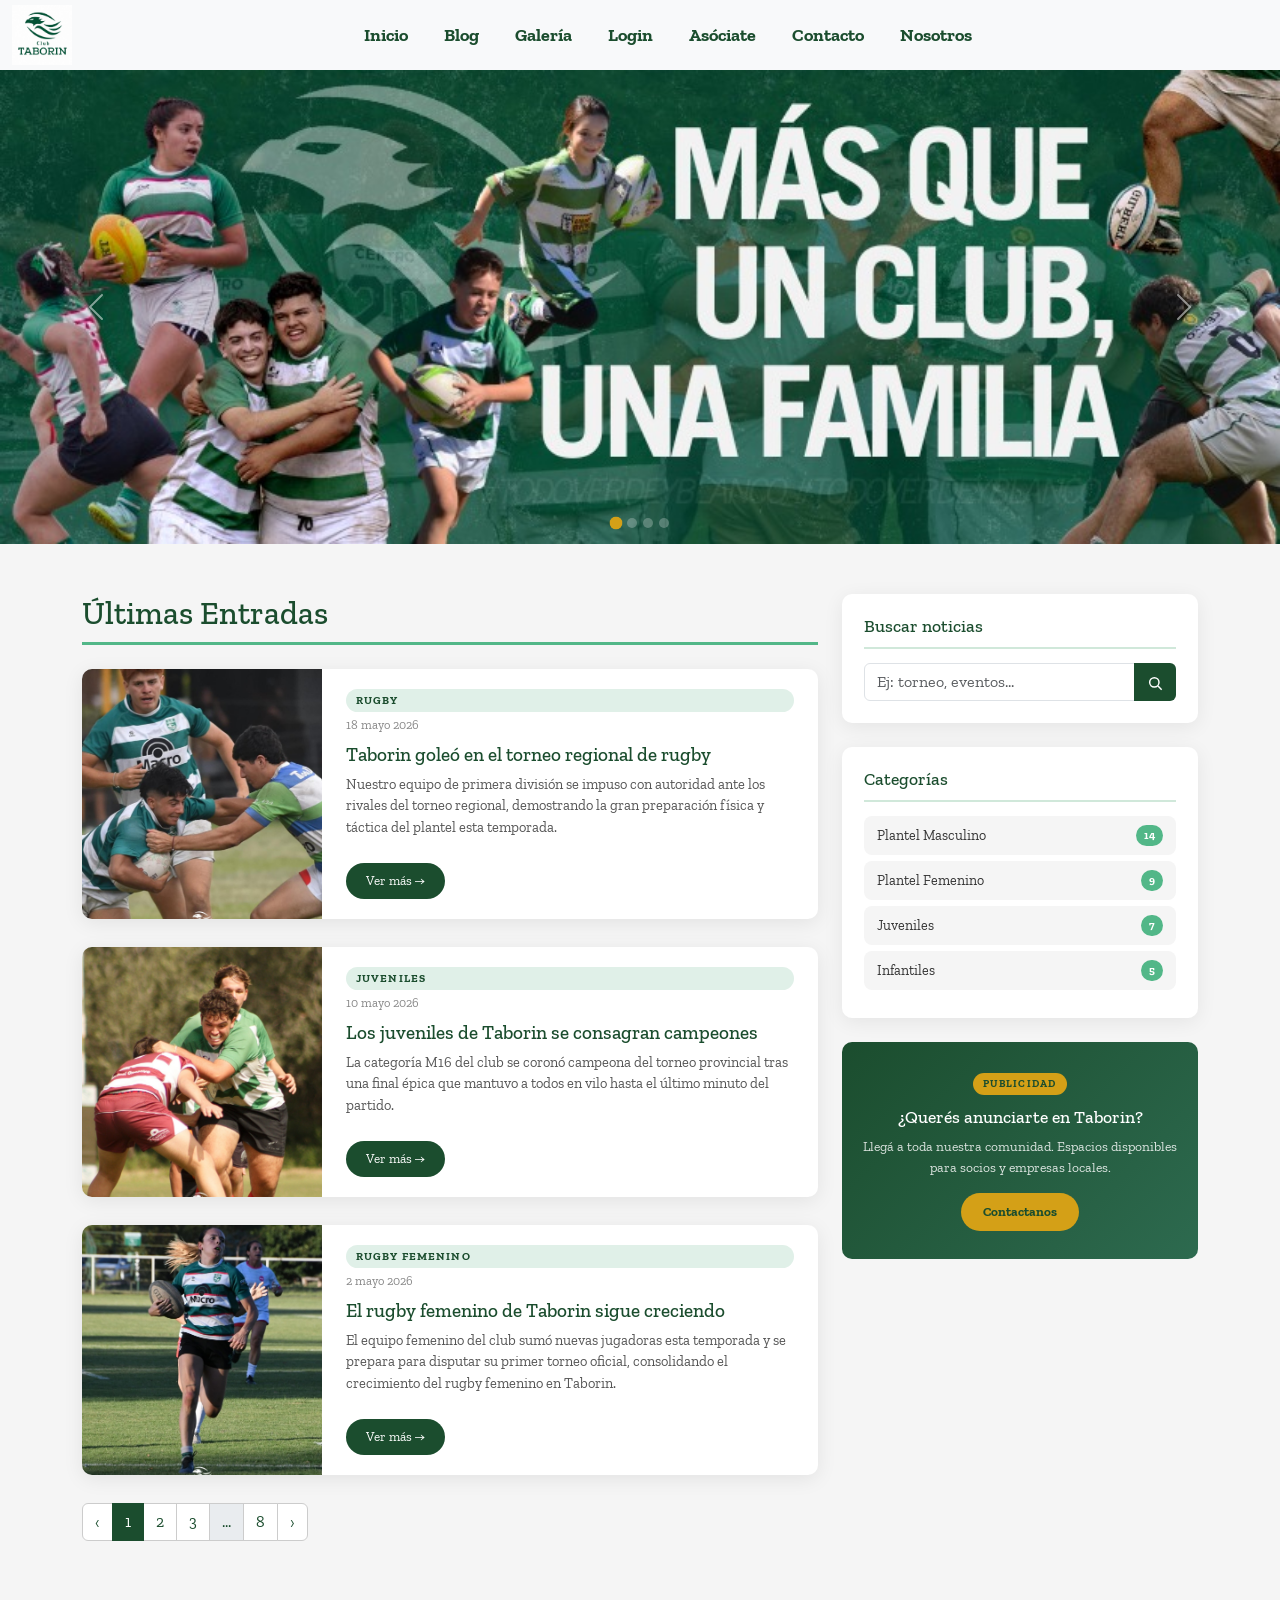
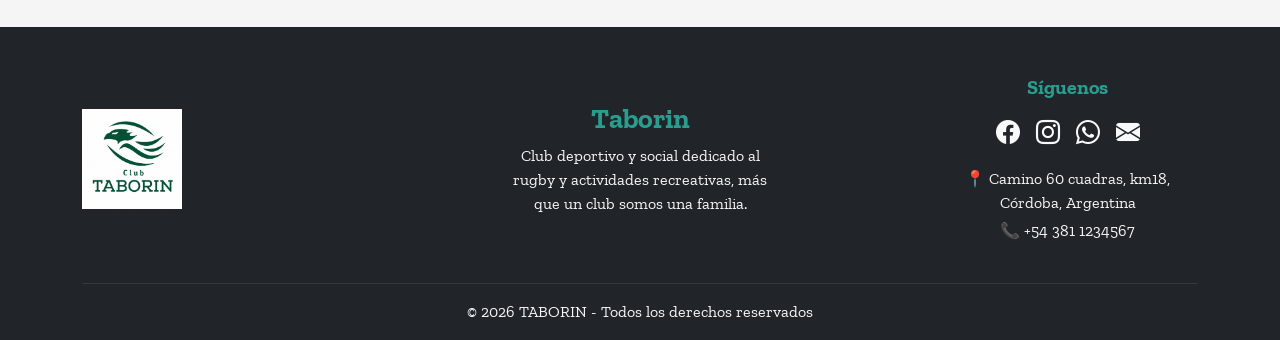
<file: index.html>
<!doctype html>
<html lang="es">
  <head>
    <meta charset="utf-8" />
    <meta name="viewport" content="width=device-width, initial-scale=1" />
    <link rel="shortcut icon" href="./assets/logo.jpeg" type="image/x-jpeg" />
    <title>Club Taborin</title>
    <link rel="preconnect" href="https://fonts.googleapis.com" />
    <link rel="preconnect" href="https://fonts.gstatic.com" crossorigin />
    <link
      href="https://fonts.googleapis.com/css2?family=Zilla+Slab:ital,wght@0,300;0,400;0,500;0,600;0,700;1,300;1,400;1,500;1,600;1,700&display=swap"
      rel="stylesheet"
    />
    <link
      href="https://cdn.jsdelivr.net/npm/bootstrap@5.3.8/dist/css/bootstrap.min.css"
      rel="stylesheet"
      integrity="sha384-sRIl4kxILFvY47J16cr9ZwB07vP4J8+LH7qKQnuqkuIAvNWLzeN8tE5YBujZqJLB"
      crossorigin="anonymous"
    />
    <link
      rel="stylesheet"
      href="https://cdn.jsdelivr.net/npm/bootstrap-icons@1.11.3/font/bootstrap-icons.min.css"
    />

    <link rel="stylesheet" href="./css/global.css" />
    <link rel="stylesheet" href="./css/navbar.css" />
    <link rel="stylesheet" href="./css/footer.css" />
    <link rel="stylesheet" href="./css/principal.css " />
  </head>
  <body>
    <header>
      <nav class="navbar navbar-expand-lg bg-body-tertiary py-0">
        <div class="container-fluid">
          <a class="navbar-brand"
            ><img class="logonav" src="./assets/logo.jpeg" alt=""
          /></a>
          <button
            class="navbar-toggler"
            type="button"
            data-bs-toggle="collapse"
            data-bs-target="#navbarNav"
            aria-controls="navbarNav"
            aria-expanded="false"
            aria-label="Toggle navigation"
          >
            <span class="navbar-toggler-icon"></span>
          </button>
          <div
            class="collapse navbar-collapse justify-content-center"
            id="navbarNav"
          >
            <ul class="navbar-nav">
              <li class="nav-item">
                <a class="nav-link" aria-current="page" href="index.html"
                  >Inicio</a
                >
              </li>
              <li class="nav-item">
                <a class="nav-link" aria-current="page" href="./pages/blog.html"
                  >Blog</a
                >
              </li>
              <li class="nav-item">
                <a
                  class="nav-link"
                  aria-current="page"
                  href="./pages/galeria.html"
                  >Galería</a
                >
              </li>
              <li class="nav-item">
                <a
                  class="nav-link"
                  aria-current="page"
                  href="./pages/login.html"
                  >Login</a
                >
              </li>
              <li class="nav-item">
                <a
                  class="nav-link"
                  href="#"
                  data-bs-toggle="modal"
                  data-bs-target="#registroModal"
                  >Asóciate</a
                >
              </li>
              <li class="nav-item">
                <a class="nav-link" href="./pages/contacto.html">Contacto</a>
              </li>
              <li class="nav-item">
                <a class="nav-link" href="./pages/nosotros.html">Nosotros</a>
              </li>
            </ul>
          </div>
        </div>
      </nav>

      <div class="modal fade" id="registroModal" tabindex="-1">
        <div class="modal-dialog modal-lg modal-dialog-centered">
          <div class="modal-content">
            <!-- HEADER -->
            <div class="modal-header">
              <h5 class="modal-title">Formulario para Asociarse</h5>

              <button
                type="button"
                class="btn-close"
                data-bs-dismiss="modal"
              ></button>
            </div>

            <!-- BODY -->
            <div class="modal-body p-4">
              <form class="needs-validation">
                <!-- NOMBRE -->
                <div class="mb-3">
                  <label class="form-label">Nombre completo</label>

                  <input type="text" class="form-control" required />
                </div>

                <!-- EMAIL -->
                <div class="mb-3">
                  <label class="form-label">Email</label>

                  <input type="email" class="form-control" required />
                </div>

                <!-- PASSWORD -->
                <div class="mb-3">
                  <label class="form-label">Contraseña</label>

                  <input
                    type="password"
                    class="form-control"
                    minlength="6"
                    required
                  />
                </div>

                <!-- TELÉFONO -->
                <div class="mb-3">
                  <label class="form-label">Teléfono</label>
                  <input type="tel" class="form-control" required />
                </div>

                <!-- CHECK -->
                <div class="form-check mb-4">
                  <input class="form-check-input" type="checkbox" required />

                  <label class="form-check-label">
                    Estoy de acuerdo con recibir notificaciones por correo
                  </label>
                </div>

                <!-- BOTONES -->
                <div class="d-flex gap-2">
                  <button
                    class="btn btn-success"
                    type="submit"
                    data-bs-dismiss="modal"
                  >
                    Registrarse
                  </button>

                  <button
                    class="btn btn-secondary"
                    type="button"
                    data-bs-dismiss="modal"
                  >
                    Cancelar
                  </button>
                </div>
              </form>
            </div>
          </div>
        </div>
      </div>
    </header>

    <main>
      <!-- CAROUSEL BOOTSTRAP -->
      <div
        id="sliderTaborin"
        class="carousel slide"
        data-bs-ride="carousel"
        data-bs-interval="5500"
      >
        <div class="carousel-indicators">
          <button
            type="button"
            data-bs-target="#sliderTaborin"
            data-bs-slide-to="0"
            class="active"
          ></button>
          <button
            type="button"
            data-bs-target="#sliderTaborin"
            data-bs-slide-to="1"
          ></button>
          <button
            type="button"
            data-bs-target="#sliderTaborin"
            data-bs-slide-to="2"
          ></button>
          <button
            type="button"
            data-bs-target="#sliderTaborin"
            data-bs-slide-to="3"
          ></button>
        </div>

        <div class="carousel-inner">
          <div class="carousel-item active">
            <img
              src="./assets/masqueunclubunafamilia.jpeg"
              class="d-block w-100"
              alt="Familia"
            />
          </div>

          <div class="carousel-item">
            <img src="./assets/scrum.jpeg" class="d-block w-100" alt="Rugby" />
          </div>

          <div class="carousel-item">
            <img
              src="./assets/todooverdeyblanco.jpeg"
              class="d-block w-100"
              alt="Todo verde y blanco"
            />
          </div>

          <div class="carousel-item">
            <img
              src="./assets/historiaderesurreccion.jpeg"
              class="d-block w-100"
              alt="Historia"
            />
          </div>
        </div>

        <button
          class="carousel-control-prev"
          type="button"
          data-bs-target="#sliderTaborin"
          data-bs-slide="prev"
        >
          <span class="carousel-control-prev-icon"></span>
        </button>
        <button
          class="carousel-control-next"
          type="button"
          data-bs-target="#sliderTaborin"
          data-bs-slide="next"
        >
          <span class="carousel-control-next-icon"></span>
        </button>
      </div>

      <!-- CONTENIDO: 2 COLUMNAS -->
      <div class="main-wrapper">
        <div class="container">
          <div class="row g-4">
            <!-- COLUMNA 1: ENTRADAS -->
            <div class="col-12 col-md-8">
              <h2
                class="mb-4"
                style="
                  color: var(--color-principal);
                  font-family: var(--fuente-club);
                  border-bottom: 3px solid #52b788;
                  padding-bottom: 10px;
                "
              >
                Últimas Entradas
              </h2>

              <article class="post-card">
                <img
                  class="post-card-img"
                  src="./assets/primera.jpeg"
                  alt="Rugby"
                />
                <div class="post-card-body">
                  <span class="post-cat">Rugby</span>
                  <div class="post-date">18 mayo 2026</div>
                  <h3>Taborin goleó en el torneo regional de rugby</h3>
                  <p>
                    Nuestro equipo de primera división se impuso con autoridad
                    ante los rivales del torneo regional, demostrando la gran
                    preparación física y táctica del plantel esta temporada.
                  </p>
                  <a href="./pages/error.html" class="btn-ver-mas">Ver más →</a>
                </div>
              </article>

              <article class="post-card">
                <img
                  class="post-card-img"
                  src="./assets/m16.jpeg"
                  alt="Juveniles"
                />
                <div class="post-card-body">
                  <span class="post-cat">Juveniles</span>
                  <div class="post-date">10 mayo 2026</div>
                  <h3>Los juveniles de Taborin se consagran campeones</h3>
                  <p>
                    La categoría M16 del club se coronó campeona del torneo
                    provincial tras una final épica que mantuvo a todos en vilo
                    hasta el último minuto del partido.
                  </p>
                  <a href="./pages/blog.html#encuentro" class="btn-ver-mas"
                    >Ver más →</a
                  >
                </div>
              </article>

              <article class="post-card">
                <img
                  class="post-card-img"
                  src="./assets/rugbyfemenino.jpeg"
                  alt="Femenino"
                />
                <div class="post-card-body">
                  <span class="post-cat">Rugby Femenino</span>
                  <div class="post-date">2 mayo 2026</div>
                  <h3>El rugby femenino de Taborin sigue creciendo</h3>
                  <p>
                    El equipo femenino del club sumó nuevas jugadoras esta
                    temporada y se prepara para disputar su primer torneo
                    oficial, consolidando el crecimiento del rugby femenino en
                    Taborin.
                  </p>
                  <a
                    href="./pages/blog.html#noticia-principal"
                    class="btn-ver-mas"
                    >Ver más →</a
                  >
                </div>
              </article>

              <nav aria-label="Paginación">
                <ul class="pagination">
                  <li class="page-item"><a class="page-link" href="#">‹</a></li>
                  <li class="page-item active">
                    <a class="page-link" href="#">1</a>
                  </li>
                  <li class="page-item"><a class="page-link" href="#">2</a></li>
                  <li class="page-item"><a class="page-link" href="#">3</a></li>
                  <li class="page-item disabled">
                    <span class="page-link">…</span>
                  </li>
                  <li class="page-item"><a class="page-link" href="#">8</a></li>
                  <li class="page-item"><a class="page-link" href="#">›</a></li>
                </ul>
              </nav>
            </div>

            <!-- COLUMNA 2: SIDEBAR -->
            <div class="col-12 col-md-4">
              <div class="sidebar-widget">
                <h3 class="widget-title">Buscar noticias</h3>
                <div class="input-group">
                  <input
                    type="text"
                    class="form-control"
                    placeholder="Ej: torneo, eventos…"
                  />
                  <button
                    class="btn"
                    style="background: var(--color-principal); color: #fff"
                  >
                    <svg
                      width="16"
                      height="16"
                      viewBox="0 0 24 24"
                      fill="none"
                      stroke="currentColor"
                      stroke-width="2.2"
                    >
                      <circle cx="11" cy="11" r="7" />
                      <line x1="16.5" y1="16.5" x2="22" y2="22" />
                    </svg>
                  </button>
                </div>
              </div>

              <div class="sidebar-widget">
                <h3 class="widget-title">Categorías</h3>
                <ul class="category-list">
                  <li>
                    <a href="./pages/blog.html#encuentro"
                      >Plantel Masculino<span class="cat-count">14</span></a
                    >
                  </li>
                  <li>
                    <a href="./pages/blog.html#noticia-principal"
                      >Plantel Femenino <span class="cat-count">9</span></a
                    >
                  </li>
                  <li>
                    <a href="./pages/error.html"
                      >Juveniles<span class="cat-count">7</span></a
                    >
                  </li>
                  <li>
                    <a href="./pages/blog.html#infantiles"
                      >Infantiles<span class="cat-count">5</span></a
                    >
                  </li>
                </ul>
              </div>

              <div class="ad-widget">
                <div class="ad-badge">Publicidad</div>
                <h4>¿Querés anunciarte en Taborin?</h4>
                <p>
                  Llegá a toda nuestra comunidad. Espacios disponibles para
                  socios y empresas locales.
                </p>
                <a href="./pages/contacto.html" class="btn-ad">Contactanos</a>
              </div>
            </div>
          </div>
        </div>
      </div>
    </main>

    <footer class="bg-dark text-light pt-5 pb-3">
      <div class="container">
        <div
          class="row align-items-center text-center text-md-start justify-content-md-between"
        >
          <!-- PRIMER COLUMNA - LOGO -->
          <div
            class="col-12 col-md-3 mb-4 d-flex justify-content-center justify-content-md-start"
          >
            <a href="#" class="logofoot">
              <img
                class="img-fluid"
                src="./assets/logo.jpeg"
                alt="Logo Club Taborin"
              />
            </a>
          </div>

          <!-- SEGUNDA COLUMNA - TEXTO -->
          <div class="col-12 col-md-3 mb-4 text-md-center">
            <h3 class="fw-bold">Taborin</h3>

            <p class="mb-0">
              Club deportivo y social dedicado al rugby y actividades
              recreativas, más que un club somos una familia.
            </p>
          </div>

          <!-- TERCERA COLUMNA - REDES -->
          <div class="col-12 col-md-3 mb-4 text-center text-md-center">
            <h5 class="fw-bold">Síguenos</h5>

            <div
              class="d-flex justify-content-center justify-content-md-center gap-3 mt-3"
            >
              <a
                href="https://www.facebook.com/people/Club-Taborin-Oficial/100063614259091/"
                target="_blank"
                class="text-light fs-4"
                aria-label="Facebook"
              >
                <i class="bi bi-facebook"></i>
              </a>

              <a
                href="https://www.instagram.com/clubtaborinoficial/"
                target="_blank"
                class="text-light fs-4"
                aria-label="Instagram"
              >
                <i class="bi bi-instagram"></i>
              </a>

              <a
                href="./pages/error.html"
                class="text-light fs-4"
                aria-label="WhatsApp"
              >
                <i class="bi bi-whatsapp"></i>
              </a>

              <a
                href="mailto:clubtaborin@gmail.com"
                class="text-light fs-4"
                aria-label="Email"
              >
                <i class="bi bi-envelope-fill"></i>
              </a>
            </div>

            <div class="mt-3">
              <p class="mb-1">📍 Camino 60 cuadras, km18, Córdoba, Argentina</p>

              <p class="mb-0">📞 +54 381 1234567</p>
            </div>
          </div>
        </div>

        <hr class="border-secondary" />

        <div class="text-center">
          <p class="mb-0">© 2026 TABORIN - Todos los derechos reservados</p>
        </div>
      </div>
    </footer>

    <script
      src="https://cdn.jsdelivr.net/npm/bootstrap@5.3.8/dist/js/bootstrap.bundle.min.js"
      integrity="sha384-FKyoEForCGlyvwx9Hj09JcYn3nv7wiPVlz7YYwJrWVcXK/BmnVDxM+D2scQbITxI"
      crossorigin="anonymous"
    ></script>
  </body>
</html>
</file>
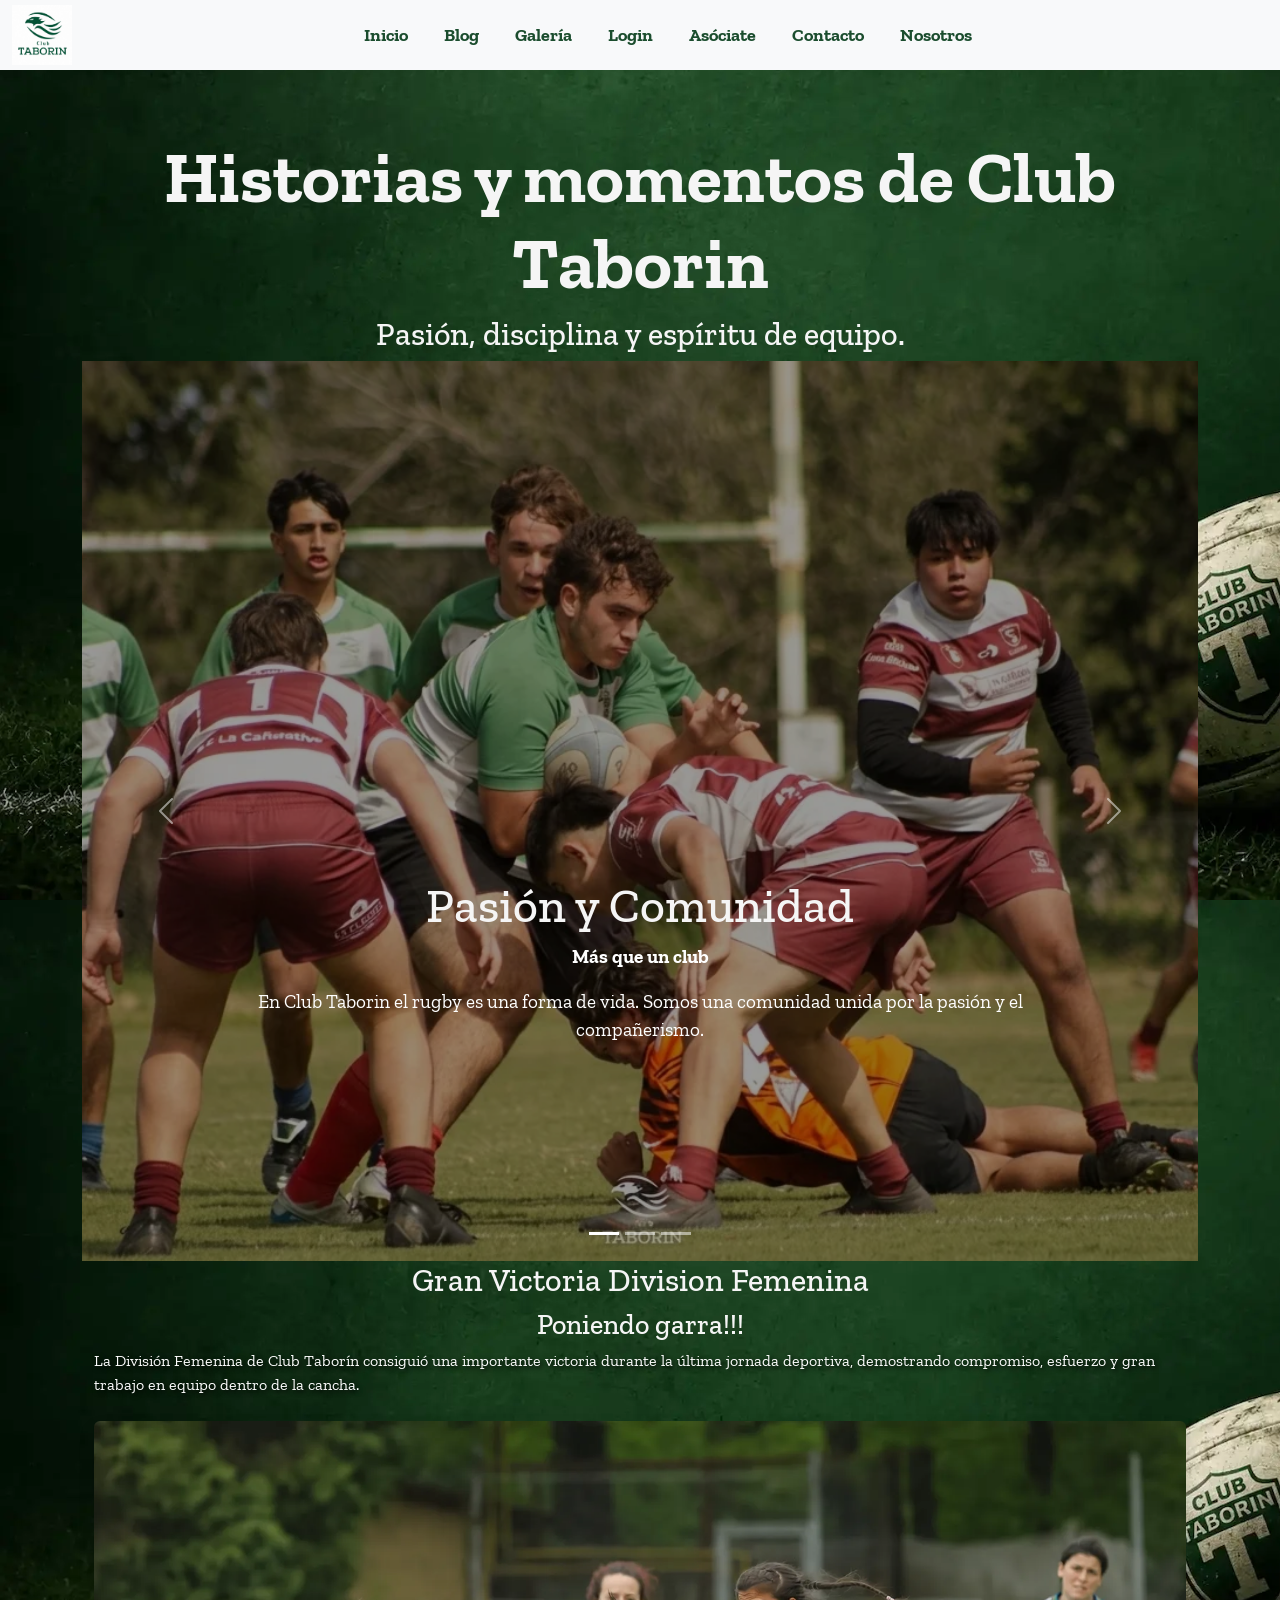
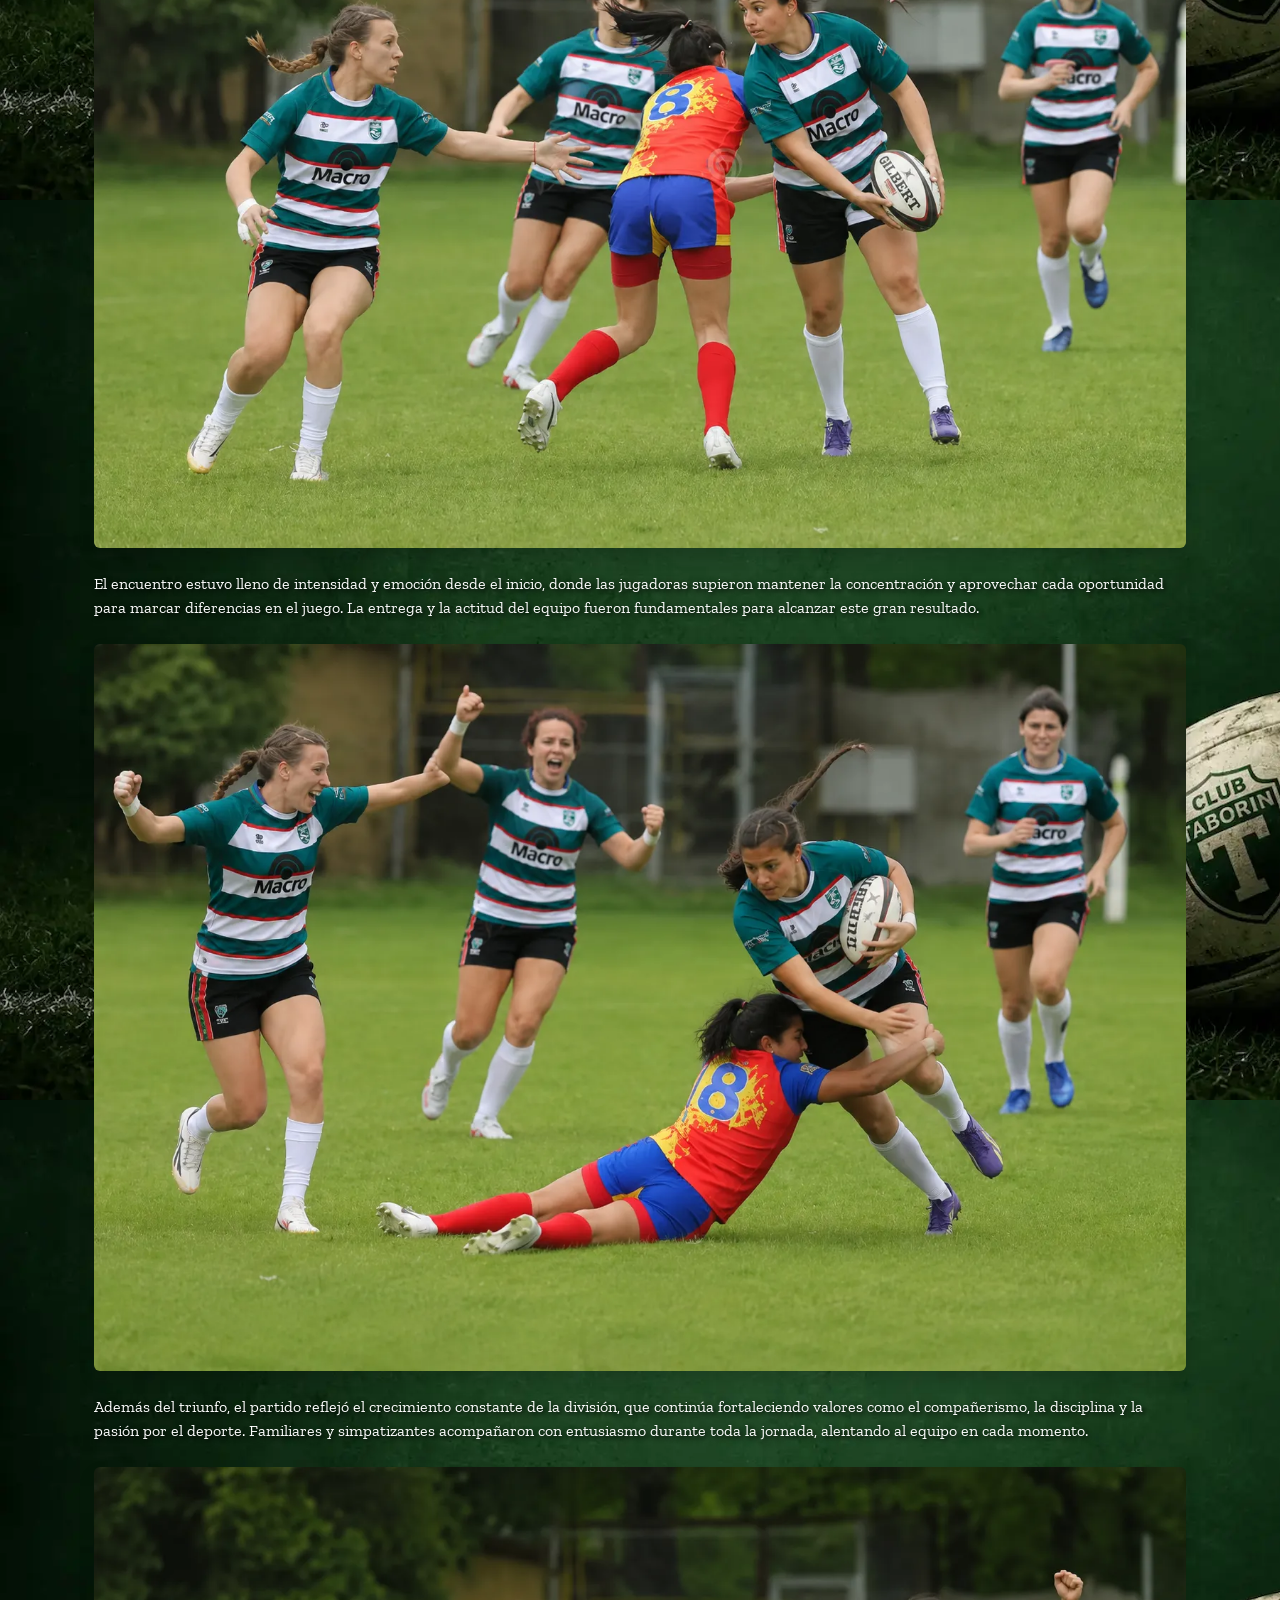
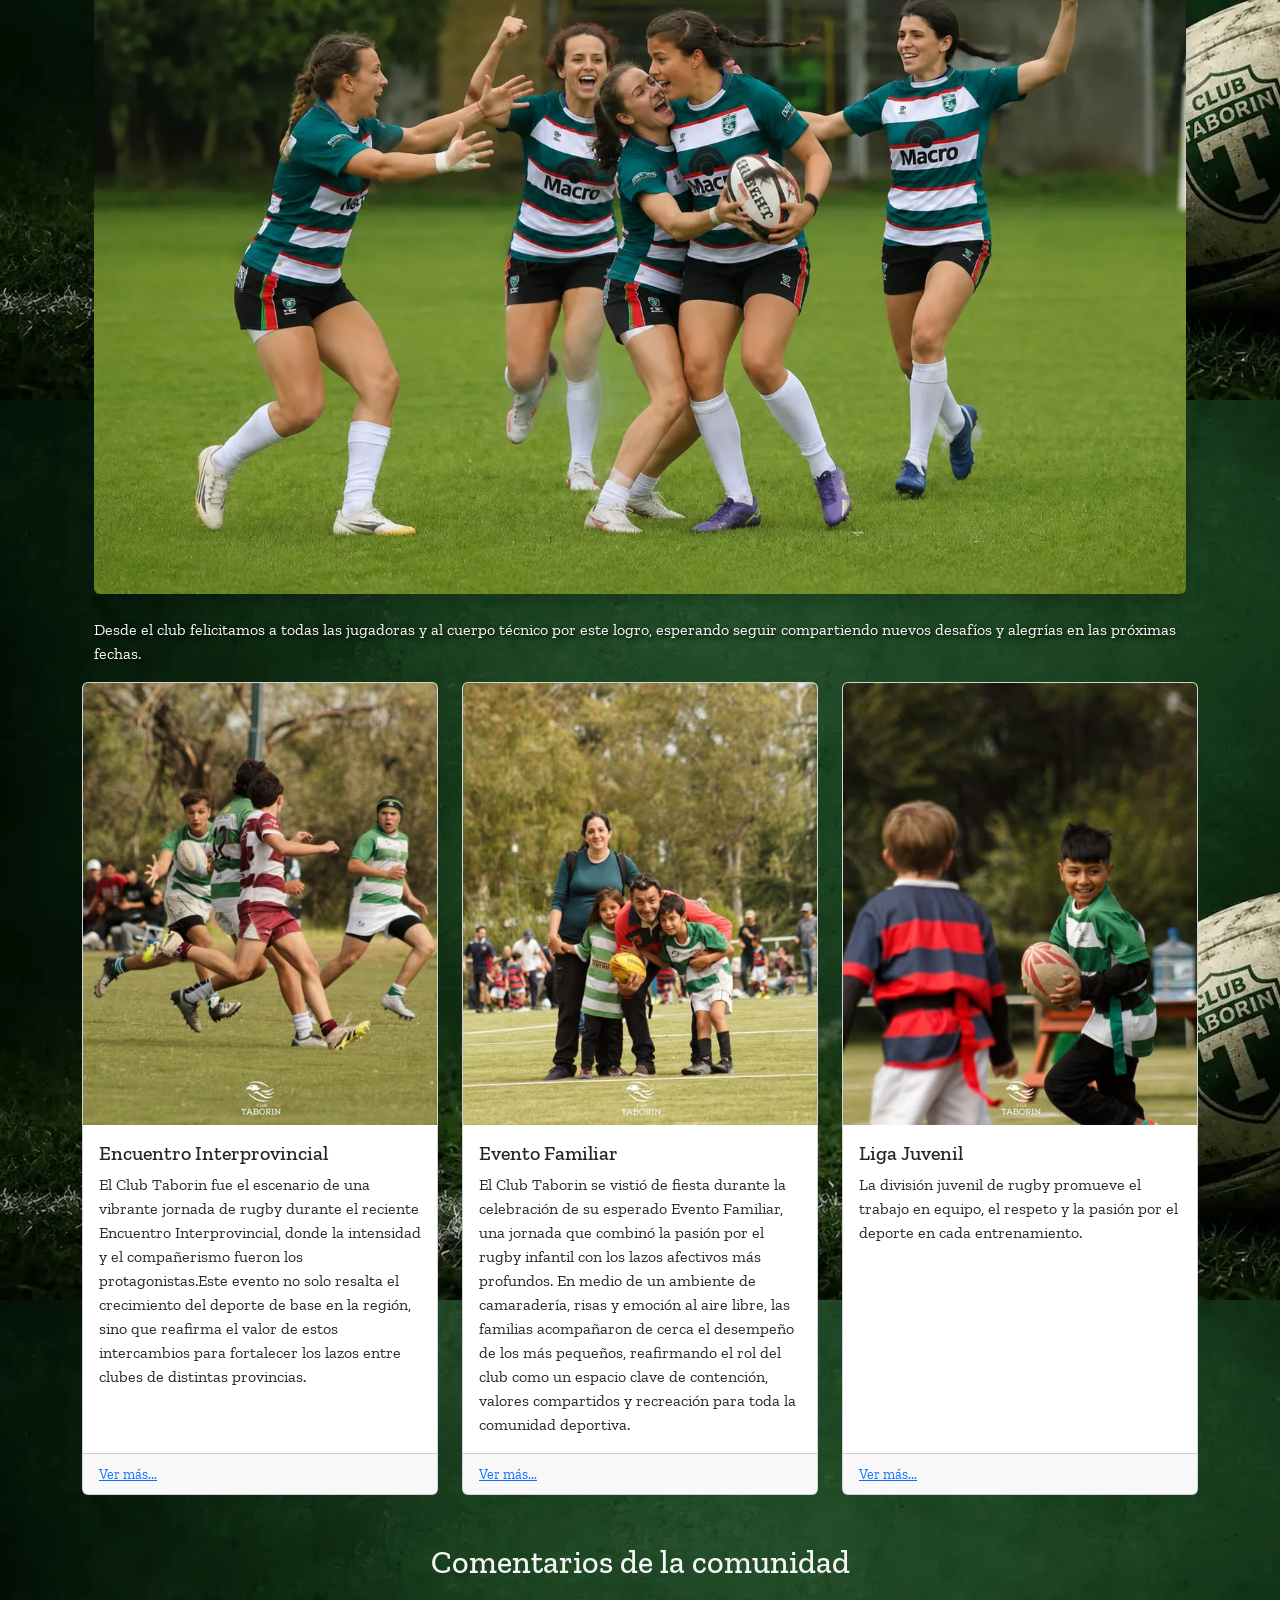
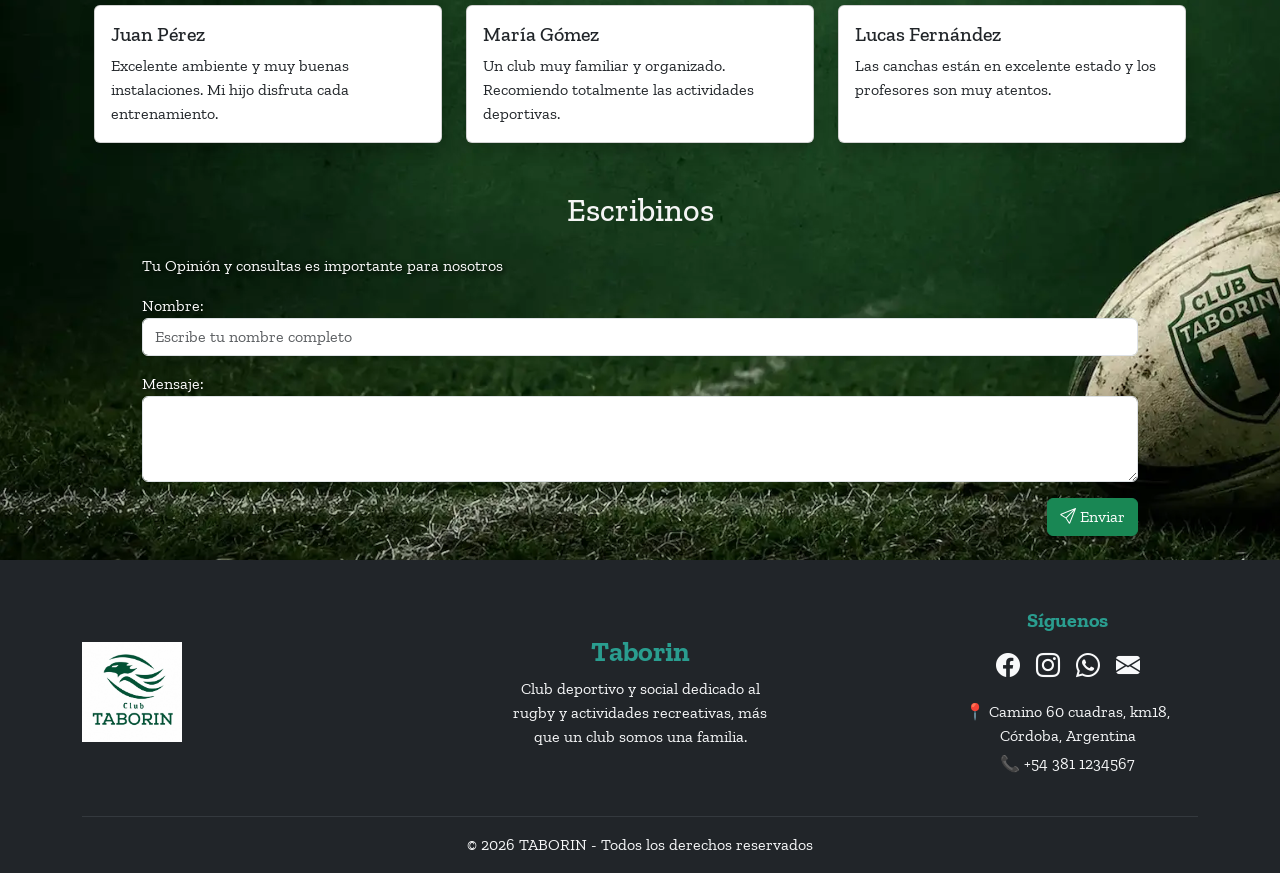
<file: pages/blog.html>
<!doctype html>
<html lang="es">
  <head>
    <meta charset="utf-8" />
    <meta name="viewport" content="width=device-width, initial-scale=1" />
    <link rel="shortcut icon" href="../assets/logo.jpeg" type="image/x-jpeg" />
    <title>Club Taborin - Blog</title>
    <link rel="preconnect" href="https://fonts.googleapis.com" />
    <link rel="preconnect" href="https://fonts.gstatic.com" crossorigin />
    <link
      href="https://fonts.googleapis.com/css2?family=Zilla+Slab:ital,wght@0,300;0,400;0,500;0,600;0,700;1,300;1,400;1,500;1,600;1,700&display=swap"
      rel="stylesheet"
    />
    <link
      href="https://cdn.jsdelivr.net/npm/bootstrap@5.3.8/dist/css/bootstrap.min.css"
      rel="stylesheet"
      integrity="sha384-sRIl4kxILFvY47J16cr9ZwB07vP4J8+LH7qKQnuqkuIAvNWLzeN8tE5YBujZqJLB"
      crossorigin="anonymous"
    />
    <!--Link de bootstrap para agregar la biblioteca de iconos-->
    <link
      rel="stylesheet"
      href="https://cdn.jsdelivr.net/npm/bootstrap-icons@1.13.1/font/bootstrap-icons.min.css"
    />
    <link rel="stylesheet" href="../css/global.css" />

    <link rel="stylesheet" href="../css/global.css" />
    <link rel="stylesheet" href="../css/navbar.css" />
    <link rel="stylesheet" href="../css/footer.css" />
    <link rel="stylesheet" href="../css/blog.css" />
  </head>
  <body>
    <header>
      <nav class="navbar navbar-expand-lg bg-body-tertiary py-0">
        <div class="container-fluid">
          <a class="navbar-brand"
            ><img class="logonav" src="../assets/logo.jpeg" alt=""
          /></a>
          <button
            class="navbar-toggler"
            type="button"
            data-bs-toggle="collapse"
            data-bs-target="#navbarNav"
            aria-controls="navbarNav"
            aria-expanded="false"
            aria-label="Toggle navigation"
          >
            <span class="navbar-toggler-icon"></span>
          </button>
          <div
            class="collapse navbar-collapse justify-content-center"
            id="navbarNav"
          >
            <ul class="navbar-nav">
              <li class="nav-item">
                <a class="nav-link" aria-current="page" href="../index.html"
                  >Inicio</a
                >
              </li>
              <li class="nav-item">
                <a class="nav-link" aria-current="page" href="#">Blog</a>
              </li>
              <li class="nav-item">
                <a class="nav-link" aria-current="page" href="./galeria.html"
                  >Galería</a
                >
              </li>
              <li class="nav-item">
                <a class="nav-link" aria-current="page" href="./login.html"
                  >Login</a
                >
              </li>
              <li class="nav-item">
                <a
                  class="nav-link"
                  href="#"
                  data-bs-toggle="modal"
                  data-bs-target="#registroModal"
                  >Asóciate</a
                >
              </li>
              <li class="nav-item">
                <a class="nav-link" href="./contacto.html">Contacto</a>
              </li>
              <li class="nav-item">
                <a class="nav-link" href="./nosotros.html">Nosotros</a>
              </li>
            </ul>
          </div>
        </div>
      </nav>

      <div class="modal fade" id="registroModal" tabindex="-1">
        <div class="modal-dialog modal-lg modal-dialog-centered">
          <div class="modal-content">
            <!-- HEADER -->
            <div class="modal-header">
              <h5 class="modal-title">Formulario para Asociarse</h5>

              <button
                type="button"
                class="btn-close"
                data-bs-dismiss="modal"
              ></button>
            </div>

            <!-- BODY -->
            <div class="modal-body p-4">
              <form class="needs-validation">
                <!-- NOMBRE -->
                <div class="mb-3">
                  <label class="form-label">Nombre completo</label>

                  <input type="text" class="form-control" required />
                </div>

                <!-- EMAIL -->
                <div class="mb-3">
                  <label class="form-label">Email</label>

                  <input type="email" class="form-control" required />
                </div>

                <!-- PASSWORD -->
                <div class="mb-3">
                  <label class="form-label">Contraseña</label>

                  <input
                    type="password"
                    class="form-control"
                    minlength="6"
                    required
                  />
                </div>

                <!-- TELÉFONO -->
                <div class="mb-3">
                  <label class="form-label">Teléfono</label>
                  <input type="tel" class="form-control" required />
                </div>

                <!-- CHECK -->
                <div class="form-check mb-4">
                  <input class="form-check-input" type="checkbox" required />

                  <label class="form-check-label">
                    Estoy de acuerdo con recibir notificaciones por correo
                  </label>
                </div>

                <!-- BOTONES -->
                <div class="d-flex gap-2">
                  <button
                    class="btn btn-success"
                    type="submit"
                    data-bs-dismiss="modal"
                  >
                    Registrarse
                  </button>

                  <button
                    class="btn btn-secondary"
                    type="button"
                    data-bs-dismiss="modal"
                  >
                    Cancelar
                  </button>
                </div>
              </form>
            </div>
          </div>
        </div>
      </div>
    </header>
    <main class="container mt-3">
      <!--Titulo Principal-->
      <div class="container">
        <div class="row">
          <div class="col">
            <h1 class="text-center display-2 fw-bold mt-5">
              Historias y momentos de Club Taborin
            </h1>
            <h2 class="text-center">
              Pasión, disciplina y espíritu de equipo.
            </h2>
          </div>
        </div>
      </div>
      <!--Carousel-->
      <section id="hero">
        <div
          id="carouselclub"
          class="carousel slide carousel-fade"
          data-bs-ride="carousel"
          data-bs-interval="5000"
          data-bs-pause="false"
        >
          <!-- Botones -->
          <div class="carousel-indicators">
            <button
              type="button"
              data-bs-target="#carouselclub"
              data-bs-slide-to="0"
              class="active"
              aria-current="true"
              aria-label="Slide 1"
            ></button>
            <button
              type="button"
              data-bs-target="#carouselclub"
              data-bs-slide-to="1"
              aria-label="Slide 2"
            ></button>
            <button
              type="button"
              data-bs-target="#carouselclub"
              data-bs-slide-to="2"
              aria-label="Slide 3"
            ></button>
          </div>
          <!--------------------->
          <div class="carousel-inner">
            <div class="carousel-item active">
              <img
                src="../assets/jugada.webp"
                class="d-block w-100"
                alt="familia"
              />
              <!--Pie de foto-->
              <div class="carousel-caption d-none d-md-block">
                <h3>Pasión y Comunidad</h3>
                <p><strong>Más que un club</strong></p>
                <p>
                  En Club Taborin el rugby es una forma de vida. Somos una
                  comunidad unida por la pasión y el compañerismo.
                </p>
              </div>
              <!---->
            </div>
            <div class="carousel-item">
              <img
                src="../assets/niño.webp"
                class="d-block w-100"
                alt="jugada"
              />
              <!--Pie de foto-->
              <div class="carousel-caption d-none d-md-block">
                <h3>Formación y Valores</h3>
                <p><strong>Forjamos Carácter</strong></p>
                <p>
                  Cada entrenamiento enseña respeto, disciplina y compromiso,
                  dentro de la cancha y tambien en la vida.
                </p>
              </div>
              <!---->
            </div>
            <div class="carousel-item">
              <img
                src="../assets/familia.webp"
                class="d-block w-100"
                alt="niño"
              />
              <!--Pie de foto-->
              <div class="carousel-caption d-none d-md-block">
                <h3>Familia y Equipo</h3>
                <p><strong>Una Gran Familia</strong></p>
                <p>
                  Creemos en el espiritu de equipo, el apoyo mutuo y la unión
                  que convierte al club en una segunda casa.
                </p>
              </div>
              <!---->
            </div>
          </div>
          <button
            class="carousel-control-prev"
            type="button"
            data-bs-target="#carouselclub"
            data-bs-slide="prev"
          >
            <span class="carousel-control-prev-icon" aria-hidden="true"></span>
            <span class="visually-hidden">Anterior</span>
          </button>
          <button
            class="carousel-control-next"
            type="button"
            data-bs-target="#carouselclub"
            data-bs-slide="next"
          >
            <span class="carousel-control-next-icon" aria-hidden="true"></span>
            <span class="visually-hidden">Siguiente</span>
          </button>
        </div>
      </section>

      <!-- Seccion de Poticia Principal-->
      <section>
        <div class="container">
          <div class="row">
            <div class="col">
              <h2 class="text-center" id="noticia-principal">
                Gran Victoria Division Femenina
              </h2>
              <h3 class="text-center">Poniendo garra!!!</h3>
            </div>
          </div>
        </div>
        <article class="noticia-blog container">
          <p>
            La División Femenina de Club Taborín consiguió una importante
            victoria durante la última jornada deportiva, demostrando
            compromiso, esfuerzo y gran trabajo en equipo dentro de la cancha.
          </p>

          <!-- Imagen 1 -->
          <div class="text-center my-4">
            <img
              src="../assets/Equipo_femenino_CT.webp"
              class="img-fluid rounded shadow"
              alt="Equipo femenino Club Taborín"
            />
          </div>

          <p>
            El encuentro estuvo lleno de intensidad y emoción desde el inicio,
            donde las jugadoras supieron mantener la concentración y aprovechar
            cada oportunidad para marcar diferencias en el juego. La entrega y
            la actitud del equipo fueron fundamentales para alcanzar este gran
            resultado.
          </p>

          <!-- Imagen 2 -->
          <div class="text-center my-4">
            <img
              src="../assets/partido_division_femenina.webp"
              class="img-fluid rounded shadow"
              alt="Partido división femenina"
            />
          </div>

          <p>
            Además del triunfo, el partido reflejó el crecimiento constante de
            la división, que continúa fortaleciendo valores como el
            compañerismo, la disciplina y la pasión por el deporte. Familiares y
            simpatizantes acompañaron con entusiasmo durante toda la jornada,
            alentando al equipo en cada momento.
          </p>

          <!-- Imagen 3 -->
          <div class="text-center my-4">
            <img
              src="../assets/celebracion_equipo.webp"
              class="img-fluid rounded shadow"
              alt="Celebración del equipo"
            />
          </div>

          <p>
            Desde el club felicitamos a todas las jugadoras y al cuerpo técnico
            por este logro, esperando seguir compartiendo nuevos desafíos y
            alegrías en las próximas fechas.
          </p>
        </article>
      </section>
      <!--Sección para tarjetas de noticias-->
      <section>
        <div class="row row-cols-1 row-cols-md-3 g-4" id="encuentro">
          <div class="col">
            <div class="card h-100" id="Encuentro_interprovincial-card">
              <img
                src="../assets/juego_en_equipo.jpg"
                class="card-img-top"
                alt="Jugada en equipo"
              />
              <div class="card-body">
                <h5 class="card-title">Encuentro Interprovincial</h5>
                <p class="card-text">
                  El Club Taborin fue el escenario de una vibrante jornada de
                  rugby durante el reciente Encuentro Interprovincial, donde la
                  intensidad y el compañerismo fueron los protagonistas.Este
                  evento no solo resalta el crecimiento del deporte de base en
                  la región, sino que reafirma el valor de estos intercambios
                  para fortalecer los lazos entre clubes de distintas
                  provincias.
                </p>
              </div>
              <div class="card-footer">
                <small class="text-body-secondary"
                  ><a href="../pages/error.html">Ver más...</a></small
                >
              </div>
            </div>
          </div>
          <div class="col" id="infantiles">
            <div class="card h-100" id="Evento_familiar-card">
              <img
                src="../assets/familia2.jpg"
                class="card-img-top"
                alt="Familia abrazada"
              />
              <div class="card-body">
                <h5 class="card-title">Evento Familiar</h5>
                <p class="card-text">
                  El Club Taborin se vistió de fiesta durante la celebración de
                  su esperado Evento Familiar, una jornada que combinó la pasión
                  por el rugby infantil con los lazos afectivos más profundos.
                  En medio de un ambiente de camaradería, risas y emoción al
                  aire libre, las familias acompañaron de cerca el desempeño de
                  los más pequeños, reafirmando el rol del club como un espacio
                  clave de contención, valores compartidos y recreación para
                  toda la comunidad deportiva.
                </p>
              </div>
              <div class="card-footer">
                <small class="text-body-secondary"
                  ><a href="../pages/error.html">Ver más...</a></small
                >
              </div>
            </div>
          </div>
          <div class="col">
            <div class="card h-100" id="liga_juvenil-card">
              <img
                src="../assets/niño2.jpg"
                class="card-img-top"
                alt="Niño Jugando"
              />
              <div class="card-body">
                <h5 class="card-title">Liga Juvenil</h5>
                <p class="card-text">
                  La división juvenil de rugby promueve el trabajo en equipo, el
                  respeto y la pasión por el deporte en cada entrenamiento.
                </p>
              </div>
              <div class="card-footer">
                <small class="text-body-secondary"
                  ><a href="../pages/error.html">Ver más...</a></small
                >
              </div>
            </div>
          </div>
        </div>
      </section>

      <!--Comentarios realizados-->
      <section class="container my-5">
        <h2 class="text-center mb-4">Comentarios de la comunidad</h2>

        <div class="row g-4">
          <!-- Comentario 1 -->
          <div class="col-md-4">
            <div class="card shadow h-100">
              <div class="card-body">
                <h5 class="card-title">Juan Pérez</h5>
                <p class="card-text">
                  Excelente ambiente y muy buenas instalaciones. Mi hijo
                  disfruta cada entrenamiento.
                </p>
              </div>
            </div>
          </div>

          <!-- Comentario 2 -->
          <div class="col-md-4">
            <div class="card shadow h-100">
              <div class="card-body">
                <h5 class="card-title">María Gómez</h5>
                <p class="card-text">
                  Un club muy familiar y organizado. Recomiendo totalmente las
                  actividades deportivas.
                </p>
              </div>
            </div>
          </div>

          <!-- Comentario 3 -->
          <div class="col-md-4">
            <div class="card shadow h-100">
              <div class="card-body">
                <h5 class="card-title">Lucas Fernández</h5>
                <p class="card-text">
                  Las canchas están en excelente estado y los profesores son muy
                  atentos.
                </p>
              </div>
            </div>
          </div>
        </div>
      </section>
      <!--Formulario de consultas-->
      <section id="consultas" class="mx-md-5">
        <div class="container">
          <div class="row">
            <div class="col text-center">
              <h2 class="text-center mb-4">Escribinos</h2>
              <p class="text-start noticia-blog">
                Tu Opinión y consultas es importante para nosotros
              </p>
            </div>
          </div>
          <form class="row mb-4">
            <div class="col-12 mb-3">
              <label for="nombre" class="noticia-blog">Nombre:</label>
              <input
                type="text"
                class="form-control"
                placeholder="Escribe tu nombre completo"
                id="nombre"
                required
              />
            </div>
            <!--Caja de mensaje-->
            <div class="col-12 mb-3">
              <label for="mensaje" class="noticia-blog">Mensaje:</label>
              <textarea
                class="form-control"
                id="mensaje"
                rows="3"
                required
              ></textarea>
            </div>
            <!--Boton enviar-->
            <div class="col-12 d-grid d-md-flex justify-content-md-end">
              <button
                type="button"
                class="btn btn-success"
                data-bs-toggle="modal"
                data-bs-target="#modalEnviar"
              >
                <i class="bi bi-send"></i> Enviar
              </button>
            </div>
          </form>
        </div>
      </section>
    </main>
    <footer class="bg-dark text-light pt-5 pb-3">
      <div class="container">
        <div
          class="row align-items-center text-center text-md-start justify-content-md-between"
        >
          <!-- PRIMER COLUMNA - LOGO -->
          <div
            class="col-12 col-md-3 mb-4 d-flex justify-content-center justify-content-md-start"
          >
            <a href="#" class="logofoot">
              <img
                class="img-fluid"
                src="../assets/logo.jpeg"
                alt="Logo Club Taborin"
              />
            </a>
          </div>

          <!-- SEGUNDA COLUMNA - TEXTO -->
          <div class="col-12 col-md-3 mb-4 text-md-center">
            <h3 class="fw-bold">Taborin</h3>

            <p class="mb-0">
              Club deportivo y social dedicado al rugby y actividades
              recreativas, más que un club somos una familia.
            </p>
          </div>

          <!-- TERCERA COLUMNA - REDES -->
          <div class="col-12 col-md-3 mb-4 text-center text-md-center">
            <h5 class="fw-bold">Síguenos</h5>

            <div
              class="d-flex justify-content-center justify-content-md-center gap-3 mt-3"
            >
              <a
                href="https://www.facebook.com/people/Club-Taborin-Oficial/100063614259091/"
                target="_blank"
                class="text-light fs-4"
                aria-label="Facebook"
              >
                <i class="bi bi-facebook"></i>
              </a>

              <a
                href="https://www.instagram.com/clubtaborinoficial/"
                target="_blank"
                class="text-light fs-4"
                aria-label="Instagram"
              >
                <i class="bi bi-instagram"></i>
              </a>

              <a
                href="../pages/error.html"
                class="text-light fs-4"
                aria-label="WhatsApp"
              >
                <i class="bi bi-whatsapp"></i>
              </a>

              <a
                href="mailto:clubtaborin@gmail.com"
                class="text-light fs-4"
                aria-label="Email"
              >
                <i class="bi bi-envelope-fill"></i>
              </a>
            </div>

            <div class="mt-3">
              <p class="mb-1">📍 Camino 60 cuadras, km18, Córdoba, Argentina</p>

              <p class="mb-0">📞 +54 381 1234567</p>
            </div>
          </div>
        </div>

        <hr class="border-secondary" />

        <div class="text-center">
          <p class="mb-0">© 2026 TABORIN - Todos los derechos reservados</p>
        </div>
      </div>
    </footer>
    <script
      src="https://cdn.jsdelivr.net/npm/bootstrap@5.3.8/dist/js/bootstrap.bundle.min.js"
      integrity="sha384-FKyoEForCGlyvwx9Hj09JcYn3nv7wiPVlz7YYwJrWVcXK/BmnVDxM+D2scQbITxI"
      crossorigin="anonymous"
    ></script>

    <!--Audio-->
    <audio controls autoplay loop>
      <source src="../assets/audio/audioBlog.MP3" type="audio/mpeg" />
    </audio>
  </body>
</html>
</file>
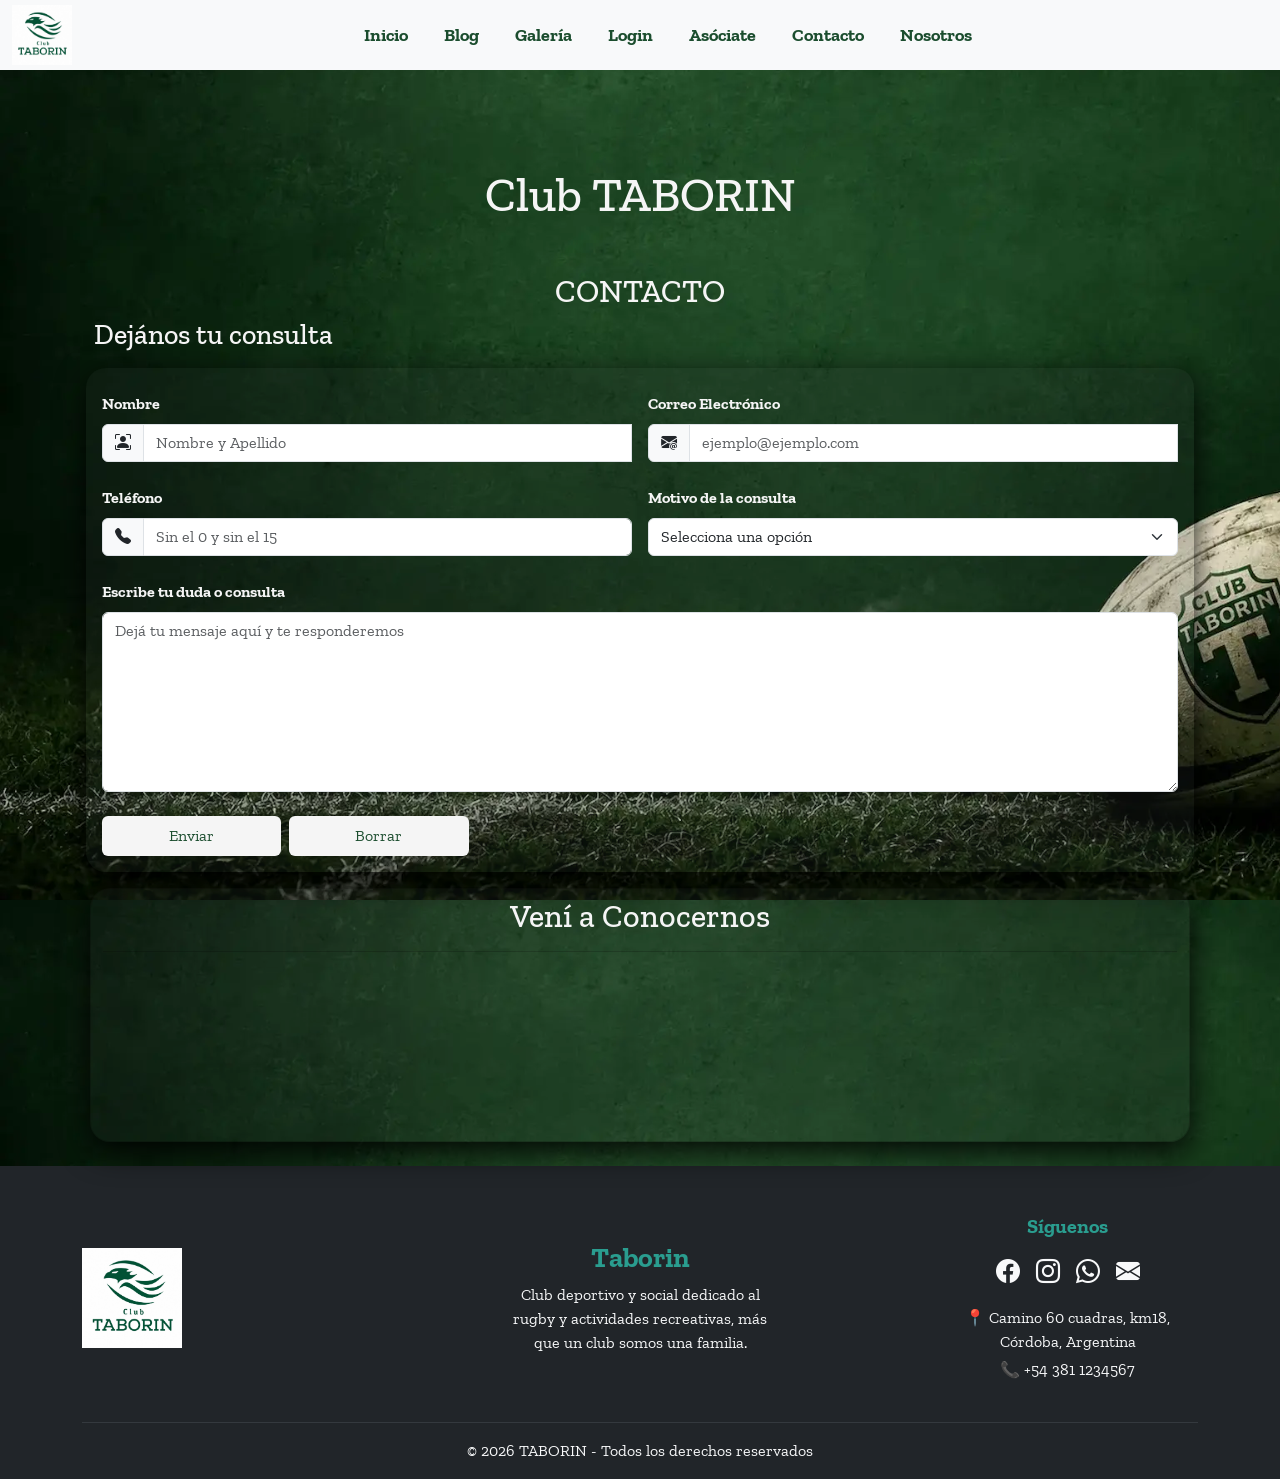
<file: pages/contacto.html>
<!doctype html>
<html lang="es">
  <head>
    <meta charset="utf-8" />
    <meta name="viewport" content="width=device-width, initial-scale=1" />
    <link rel="shortcut icon" href="../assets/logo.jpeg" type="image/x-jpeg" />
    <title>Club Taborin - Contacto</title>
    <link rel="preconnect" href="https://fonts.googleapis.com" />
    <link rel="preconnect" href="https://fonts.gstatic.com" crossorigin />
    <link
      href="https://fonts.googleapis.com/css2?family=Zilla+Slab:ital,wght@0,300;0,400;0,500;0,600;0,700;1,300;1,400;1,500;1,600;1,700&display=swap"
      rel="stylesheet"
    />
    <link
      href="https://cdn.jsdelivr.net/npm/bootstrap@5.3.8/dist/css/bootstrap.min.css"
      rel="stylesheet"
      integrity="sha384-sRIl4kxILFvY47J16cr9ZwB07vP4J8+LH7qKQnuqkuIAvNWLzeN8tE5YBujZqJLB"
      crossorigin="anonymous"
    />
    <link
      rel="stylesheet"
      href="https://cdn.jsdelivr.net/npm/bootstrap-icons@1.11.3/font/bootstrap-icons.min.css"
    />
    <link rel="stylesheet" href="../css/global.css" />
    <link rel="stylesheet" href="../css/contacto.css" />
    <link rel="stylesheet" href="../css/navbar.css" />
    <link rel="stylesheet" href="../css/footer.css" />
  </head>
  <body>
    <header>
      <nav class="navbar navbar-expand-lg bg-body-tertiary py-0">
        <div class="container-fluid">
          <a class="navbar-brand"
            ><img class="logonav" src="../assets/logo.jpeg" alt=""
          /></a>
          <button
            class="navbar-toggler"
            type="button"
            data-bs-toggle="collapse"
            data-bs-target="#navbarNav"
            aria-controls="navbarNav"
            aria-expanded="false"
            aria-label="Toggle navigation"
          >
            <span class="navbar-toggler-icon"></span>
          </button>
          <div
            class="collapse navbar-collapse justify-content-center"
            id="navbarNav"
          >
            <ul class="navbar-nav">
              <li class="nav-item">
                <a class="nav-link" aria-current="page" href="../index.html"
                  >Inicio</a
                >
              </li>
              <li class="nav-item">
                <a class="nav-link" aria-current="page" href="./blog.html"
                  >Blog</a
                >
              </li>
              <li class="nav-item">
                <a class="nav-link" aria-current="page" href="./galeria.html"
                  >Galería</a
                >
              </li>
              <li class="nav-item">
                <a class="nav-link" aria-current="page" href="./login.html"
                  >Login</a
                >
              </li>
              <li class="nav-item">
                <a
                  class="nav-link"
                  href="#"
                  data-bs-toggle="modal"
                  data-bs-target="#registroModal"
                  >Asóciate</a
                >
              </li>
              <li class="nav-item">
                <a class="nav-link" href="#">Contacto</a>
              </li>
              <li class="nav-item">
                <a class="nav-link" href="./nosotros.html">Nosotros</a>
              </li>
            </ul>
          </div>
        </div>
      </nav>

      <div class="modal fade" id="registroModal" tabindex="-1">
        <div class="modal-dialog modal-lg modal-dialog-centered">
          <div class="modal-content">
            <!-- HEADER -->
            <div class="modal-header">
              <h5 class="modal-title">Formulario para Asociarse</h5>

              <button
                type="button"
                class="btn-close"
                data-bs-dismiss="modal"
              ></button>
            </div>

            <!-- BODY -->
            <div class="modal-body p-4">
              <form class="needs-validation">
                <!-- NOMBRE -->
                <div class="mb-3">
                  <label class="form-label">Nombre completo</label>

                  <input type="text" class="form-control" required />
                </div>

                <!-- EMAIL -->
                <div class="mb-3">
                  <label class="form-label">Email</label>

                  <input type="email" class="form-control" required />
                </div>

                <!-- PASSWORD -->
                <div class="mb-3">
                  <label class="form-label">Contraseña</label>

                  <input
                    type="password"
                    class="form-control"
                    minlength="6"
                    required
                  />
                </div>

                <!-- TELÉFONO -->
                <div class="mb-3">
                  <label class="form-label">Teléfono</label>
                  <input type="tel" class="form-control" required />
                </div>

                <!-- CHECK -->
                <div class="form-check mb-4">
                  <input class="form-check-input" type="checkbox" required />

                  <label class="form-check-label">
                    Estoy de acuerdo con recibir notificaciones por correo
                  </label>
                </div>

                <!-- BOTONES -->
                <div class="d-flex gap-2">
                  <button
                    class="btn btn-success"
                    type="submit"
                    data-bs-dismiss="modal"
                  >
                    Registrarse
                  </button>

                  <button
                    class="btn btn-secondary"
                    type="button"
                    data-bs-dismiss="modal"
                  >
                    Cancelar
                  </button>
                </div>
              </form>
            </div>
          </div>
        </div>
      </div>
    </header>
    <main class="container px-4 mb-2 mt-5">
      <section class="row text-center">
        <h1 class="col my-5">Club TABORIN</h1>
      </section>
      <section class="row text-center">
        <h2 class="col">CONTACTO</h2>
      </section>
      <section class="row">
        <h3 class="col">Dejános tu consulta</h3>
      </section>
      <section>
        <form
          action=""
          class="row g-3 my-2 p-2 needs-validation formulario"
          novalidate
        >
          <div class="col-12 col-md-6 mb-2 fw-bold">
            <label for="nombre" class="form-label fw-bold">Nombre</label>
            <div class="input-group">
              <span class="input-group-text"
                ><i class="bi bi-person-bounding-box"></i
              ></span>
              <input
                type="text"
                class="form-control input-contacto"
                placeholder="Nombre y Apellido"
                id="nombre"
                aria-label="Nombre"
                autocomplete="name"
                required
              />
              <div class="invalid-feedback">Por favor, escribe tu nombre</div>
            </div>
          </div>
          <div class="col-12 col-md-6 mb-2 fw-bold">
            <label for="email" class="form-label fw-bold"
              >Correo Electrónico</label
            >
            <div class="input-group">
              <span class="input-group-text"
                ><i class="bi bi-envelope-at-fill"></i
              ></span>
              <input
                type="email"
                class="form-control input-contacto"
                placeholder="ejemplo@ejemplo.com"
                id="email"
                aria-label="email"
                autocomplete="email"
                required
              />
              <div class="invalid-feedback">El email no es válido</div>
            </div>
          </div>
          <div class="col-12 col-md-6 mb-2 fw-bold">
            <label for="telefono" class="form-label fw-bold">Teléfono</label>
            <div class="input-group">
              <span class="input-group-text"
                ><i class="bi bi-telephone-fill"></i
              ></span>
              <input
                type="tel"
                class="form-control input-contacto"
                placeholder="Sin el 0 y sin el 15"
                id="telefono"
                aria-label="telefono"
                autocomplete="tel"
                maxlength="10"
                required
              />
            </div>
            <div class="invalid-feedback">
              Ingresa un número de teléfono válido
            </div>
          </div>
          <div class="col-12 col-md-6 mb-2 fw-bold">
            <label for="asunto" class="form-label fw-bold"
              >Motivo de la consulta</label
            >
            <select
              class="form-select input-contacto"
              name="asunto"
              id="asunto"
              required
            >
              <option selected disabled value="">Selecciona una opción</option>
              <option value="1">Plantel Masculino</option>
              <option value="2">Plantel Femenino</option>
              <option value="3">Plantel Juvenil y Niños</option>
              <option value="4">Otro</option>
            </select>
          </div>
          <div class="col-12 fw-bold mb-2">
            <label for="mensaje" class="form-label fw-bold"
              >Escribe tu duda o consulta</label
            >
            <textarea
              name="mensaje"
              id="mensaje"
              class="form-control input-contacto"
              placeholder="Dejá tu mensaje aquí y te responderemos"
              required
            ></textarea>
            <div class="invalid-feedback">Por favor, escribe tu mensaje</div>
          </div>
          <div class="d-grid gap-2 mx-auto d-md-block d-md-flex mb-2">
            <div id="alerta"></div>
            <input
              class="btn col-md-2 boton"
              type="submit"
              value="Enviar"
              id="boton-alerta"
            />
            <input class="btn col-md-2 boton" type="reset" value="Borrar" />
          </div>
        </form>
      </section>
      <section class="container px-2 my-3">
        <div class="row">
          <article class="col-12 card text-center card-mapa">
            <header class="card-header">
              <h2>Vení a Conocernos</h2>
            </header>
            <div class="card-body">
              <iframe
                src="https://www.google.com/maps/embed?pb=!1m18!1m12!1m3!1d4047.045313738485!2d-64.15083637797412!3d-31.465172553136405!2m3!1f0!2f0!3f0!3m2!1i1024!2i768!4f13.1!3m3!1m2!1s0x9432a3332b4cb5f7%3A0x723623db2b72f83c!2sCno.%20A%2060%20Cuadras%2C%20X5014%20C%C3%B3rdoba!5e0!3m2!1ses-419!2sar!4v1778709223833!5m2!1ses-419!2sar"
                style="border: 0"
                allowfullscreen=""
                loading="lazy"
                referrerpolicy="no-referrer-when-downgrade"
              >
              </iframe>
            </div>
          </article>
        </div>
      </section>
    </main>
    <footer class="bg-dark text-light pt-5 pb-3">
      <div class="container">
        <div
          class="row align-items-center text-center text-md-start justify-content-md-between"
        >
          <!-- PRIMER COLUMNA - LOGO -->
          <div
            class="col-12 col-md-3 mb-4 d-flex justify-content-center justify-content-md-start"
          >
            <a href="#" class="logofoot">
              <img
                class="img-fluid"
                src="../assets/logo.jpeg"
                alt="Logo Club Taborin"
              />
            </a>
          </div>

          <!-- SEGUNDA COLUMNA - TEXTO -->
          <div class="col-12 col-md-3 mb-4 text-md-center">
            <h3 class="fw-bold">Taborin</h3>

            <p class="mb-0">
              Club deportivo y social dedicado al rugby y actividades
              recreativas, más que un club somos una familia.
            </p>
          </div>

          <!-- TERCERA COLUMNA - REDES -->
          <div class="col-12 col-md-3 mb-4 text-center text-md-center">
            <h5 class="fw-bold">Síguenos</h5>

            <div
              class="d-flex justify-content-center justify-content-md-center gap-3 mt-3"
            >
              <a
                href="https://www.facebook.com/people/Club-Taborin-Oficial/100063614259091/"
                target="_blank"
                class="text-light fs-4"
                aria-label="Facebook"
              >
                <i class="bi bi-facebook"></i>
              </a>

              <a
                href="https://www.instagram.com/clubtaborinoficial/"
                target="_blank"
                class="text-light fs-4"
                aria-label="Instagram"
              >
                <i class="bi bi-instagram"></i>
              </a>

              <a
                href="../pages/error.html"
                class="text-light fs-4"
                aria-label="WhatsApp"
              >
                <i class="bi bi-whatsapp"></i>
              </a>

              <a
                href="mailto:clubtaborin@gmail.com"
                class="text-light fs-4"
                aria-label="Email"
              >
                <i class="bi bi-envelope-fill"></i>
              </a>
            </div>

            <div class="mt-3">
              <p class="mb-1">📍 Camino 60 cuadras, km18, Córdoba, Argentina</p>

              <p class="mb-0">📞 +54 381 1234567</p>
            </div>
          </div>
        </div>

        <hr class="border-secondary" />

        <div class="text-center">
          <p class="mb-0">© 2026 TABORIN - Todos los derechos reservados</p>
        </div>
      </div>
    </footer>
    <script
      src="https://cdn.jsdelivr.net/npm/bootstrap@5.3.8/dist/js/bootstrap.bundle.min.js"
      integrity="sha384-FKyoEForCGlyvwx9Hj09JcYn3nv7wiPVlz7YYwJrWVcXK/BmnVDxM+D2scQbITxI"
      crossorigin="anonymous"
    ></script>
    <script>
      (() => {
        "use strict";
        const forms = document.querySelectorAll(".needs-validation");
        Array.from(forms).forEach((form) => {
          form.addEventListener(
            "submit",
            (event) => {
              if (!form.checkValidity()) {
                event.preventDefault();
                event.stopPropagation();
              }

              form.classList.add("was-validated");
            },
            false,
          );
        });
      })();
    </script>
    <script>
      (() => {
        "use strict";
        const forms = document.querySelectorAll(".needs-validation");
        const alertPlaceholder = document.getElementById("alerta");
        const appendAlert = (message, type) => {
          alertPlaceholder.innerHTML = "";
          const wrapper = document.createElement("div");
          wrapper.innerHTML = [
            `<div class="alert alert-${type} alert-dismissible" role="alert">`,
            `   <div>${message}</div>`,
            '   <button type="button" class="btn-close" data-bs-dismiss="alert" aria-label="Close"></button>',
            "</div>",
          ].join("");
          alertPlaceholder.append(wrapper);
        };
        Array.from(forms).forEach((form) => {
          form.addEventListener(
            "submit",
            (event) => {
              event.preventDefault();
              if (!form.checkValidity()) {
                event.stopPropagation();
                form.classList.add("was-validated");
              } else {
                form.classList.add("was-validated");
                appendAlert(
                  "¡Gracias por enviar tu consulta! Te responderemos pronto!!!",
                  "success",
                );
              }
            },
            false,
          );
        });
      })();
    </script>
  </body>
</html>
</file>
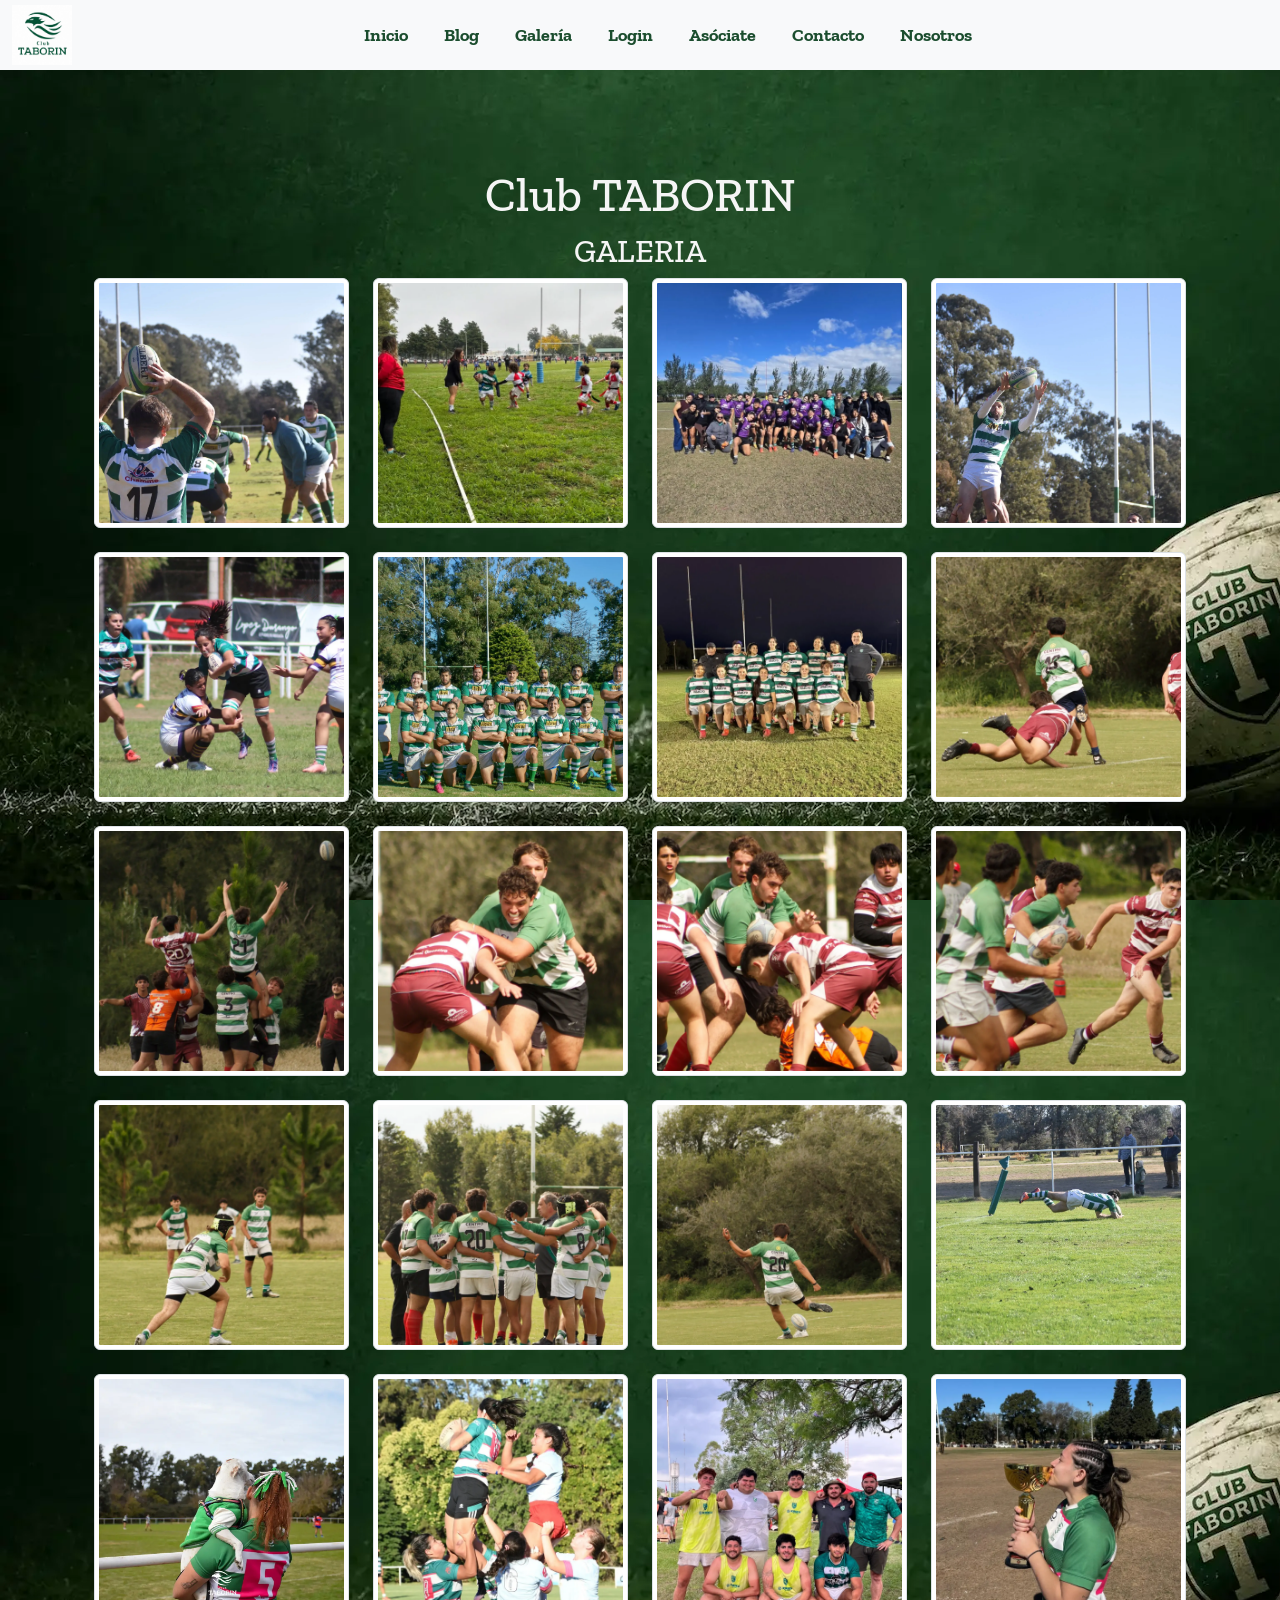
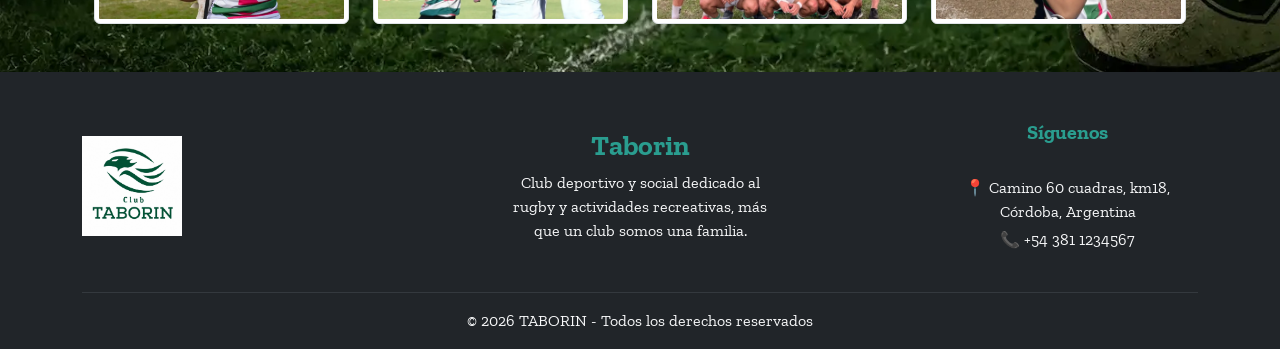
<file: pages/galeria.html>
<!doctype html>
<html lang="es">
  <head>
    <meta charset="utf-8" />
    <meta name="viewport" content="width=device-width, initial-scale=1" />
    <link rel="shortcut icon" href="../assets/logo.jpeg" type="image/x-jpeg" />
    <title>Club Taborin - Galeria</title>
    <link rel="preconnect" href="https://fonts.googleapis.com" />
    <link rel="preconnect" href="https://fonts.gstatic.com" crossorigin />
    <link
      href="https://fonts.googleapis.com/css2?family=Zilla+Slab:ital,wght@0,300;0,400;0,500;0,600;0,700;1,300;1,400;1,500;1,600;1,700&display=swap"
      rel="stylesheet"
    />
    <link
      href="https://cdn.jsdelivr.net/npm/bootstrap@5.3.8/dist/css/bootstrap.min.css"
      rel="stylesheet"
      integrity="sha384-sRIl4kxILFvY47J16cr9ZwB07vP4J8+LH7qKQnuqkuIAvNWLzeN8tE5YBujZqJLB"
      crossorigin="anonymous"
    />
    <link rel="stylesheet" href="../css/global.css" />
    <link rel="stylesheet" href="../css/navbar.css" />
    <link rel="stylesheet" href="../css/galeria.css" />
    <link rel="stylesheet" href="../css/footer.css" />
  </head>
  <body>
    <header>
      <nav class="navbar navbar-expand-lg bg-body-tertiary py-0">
        <div class="container-fluid">
          <a class="navbar-brand"
            ><img class="logonav" src="../assets/logo.jpeg" alt=""
          /></a>
          <button
            class="navbar-toggler"
            type="button"
            data-bs-toggle="collapse"
            data-bs-target="#navbarNav"
            aria-controls="navbarNav"
            aria-expanded="false"
            aria-label="Toggle navigation"
          >
            <span class="navbar-toggler-icon"></span>
          </button>
          <div
            class="collapse navbar-collapse justify-content-center"
            id="navbarNav"
          >
            <ul class="navbar-nav">
              <li class="nav-item">
                <a class="nav-link" aria-current="page" href="../index.html"
                  >Inicio</a
                >
              </li>
              <li class="nav-item">
                <a class="nav-link" aria-current="page" href="./blog.html"
                  >Blog</a
                >
              </li>
              <li class="nav-item">
                <a class="nav-link" aria-current="page" href="#">Galería</a>
              </li>
              <li class="nav-item">
                <a class="nav-link" aria-current="page" href="./login.html"
                  >Login</a
                >
              </li>
              <li class="nav-item">
                <a
                  class="nav-link"
                  href="#"
                  data-bs-toggle="modal"
                  data-bs-target="#registroModal"
                  >Asóciate</a
                >
              </li>
              <li class="nav-item">
                <a class="nav-link" href="./contacto.html">Contacto</a>
              </li>
              <li class="nav-item">
                <a class="nav-link" href="./nosotros.html">Nosotros</a>
              </li>
            </ul>
          </div>
        </div>
      </nav>

      <div class="modal fade" id="registroModal" tabindex="-1">
        <div class="modal-dialog modal-lg modal-dialog-centered">
          <div class="modal-content">
            <!-- HEADER -->
            <div class="modal-header">
              <h5 class="modal-title">Formulario para Asociarse</h5>

              <button
                type="button"
                class="btn-close"
                data-bs-dismiss="modal"
              ></button>
            </div>

            <!-- BODY -->
            <div class="modal-body p-4">
              <form class="needs-validation">
                <!-- NOMBRE -->
                <div class="mb-3">
                  <label class="form-label">Nombre completo</label>

                  <input type="text" class="form-control" required />
                </div>

                <!-- EMAIL -->
                <div class="mb-3">
                  <label class="form-label">Email</label>

                  <input type="email" class="form-control" required />
                </div>

                <!-- PASSWORD -->
                <div class="mb-3">
                  <label class="form-label">Contraseña</label>

                  <input
                    type="password"
                    class="form-control"
                    minlength="6"
                    required
                  />
                </div>

                <!-- TELÉFONO -->
                <div class="mb-3">
                  <label class="form-label">Teléfono</label>
                  <input type="tel" class="form-control" required />
                </div>

                <!-- CHECK -->
                <div class="form-check mb-4">
                  <input class="form-check-input" type="checkbox" required />

                  <label class="form-check-label">
                    Estoy de acuerdo con recibir notificaciones por correo
                  </label>
                </div>

                <!-- BOTONES -->
                <div class="d-flex gap-2">
                  <button
                    class="btn btn-success"
                    type="submit"
                    data-bs-dismiss="modal"
                  >
                    Registrarse
                  </button>

                  <button
                    class="btn btn-secondary"
                    type="button"
                    data-bs-dismiss="modal"
                  >
                    Cancelar
                  </button>
                </div>
              </form>
            </div>
          </div>
        </div>
      </div>
    </header>
    <main class="container mt-5 mb-5">
      <section class="row">
        <h1 class="titulo-galeria col text-center mt-5">Club TABORIN</h1>
      </section>
      <section class="row">
        <h2 class="col text-center">GALERIA</h2>
      </section>
      <section class="container">
        <div class="row row-cols-1 row-cols-md-3 row-cols-lg-4 g-4">
          <div class="col">
            <div data-bs-toggle="modal" data-bs-target="#img1">
              <img
                src="../assets/galeria/img1.webp"
                alt="Foto de rugbier con la pelota en alto"
                class="img-galeria img-fluid rounded img-thumbnail"
              />
            </div>
          </div>
          <div class="modal fade" id="img1" tabindex="-1" aria-hidden="true">
            <div class="modal-dialog modal-dialog-centered modal-lg">
              <div class="modal-content">
                <div class="modal-body p-0">
                  <button
                    type="button"
                    class="btn-close btn-close-white position-absolute top-0 end-0 m-3"
                    data-bs-dismiss="modal"
                    aria-label="Close"
                  ></button>
                  <img
                    src="../assets/galeria/img1.webp"
                    class="img-fluid rounded"
                    alt="Foto de rugbier con la pelota en alto completa"
                  />
                </div>
              </div>
            </div>
          </div>
          <div class="col">
            <div data-bs-toggle="modal" data-bs-target="#img2">
              <img
                src="../assets/galeria/img2.webp"
                alt="Foto de rugbier division niños jugando"
                class="img-galeria img-fluid rounded img-thumbnail"
              />
            </div>
          </div>
          <div class="modal fade" id="img2" tabindex="-1" aria-hidden="true">
            <div class="modal-dialog modal-dialog-centered modal-lg">
              <div class="modal-content">
                <div class="modal-body p-0">
                  <button
                    type="button"
                    class="btn-close btn-close-white position-absolute top-0 end-0 m-3"
                    data-bs-dismiss="modal"
                    aria-label="Close"
                  ></button>
                  <img
                    src="../assets/galeria/img2.webp"
                    class="img-fluid rounded"
                    alt="Foto de rugbier division niños jugando completa"
                  />
                </div>
              </div>
            </div>
          </div>
          <div class="col">
            <div data-bs-toggle="modal" data-bs-target="#img3">
              <img
                src="../assets/galeria/img3.webp"
                alt="Foto de equipo femenino de rugby"
                class="img-galeria img-fluid rounded img-thumbnail"
              />
            </div>
          </div>
          <div class="modal fade" id="img3" tabindex="-1" aria-hidden="true">
            <div class="modal-dialog modal-dialog-centered modal-lg">
              <div class="modal-content">
                <div class="modal-body p-0">
                  <button
                    type="button"
                    class="btn-close btn-close-white position-absolute top-0 end-0 m-3"
                    data-bs-dismiss="modal"
                    aria-label="Close"
                  ></button>
                  <img
                    src="../assets/galeria/img3.webp"
                    class="img-fluid rounded"
                    alt="Foto de equipo femenino de rugby completa"
                  />
                </div>
              </div>
            </div>
          </div>
          <div class="col">
            <div data-bs-toggle="modal" data-bs-target="#img4">
              <img
                src="../assets/galeria/img4.webp"
                alt="Foto de rugbier saltando para atrapar la pelota"
                class="img-galeria img-fluid rounded img-thumbnail"
              />
            </div>
          </div>
          <div class="modal fade" id="img4" tabindex="-1" aria-hidden="true">
            <div class="modal-dialog modal-dialog-centered modal-lg">
              <div class="modal-content">
                <div class="modal-body p-0">
                  <button
                    type="button"
                    class="btn-close btn-close-white position-absolute top-0 end-0 m-3"
                    data-bs-dismiss="modal"
                    aria-label="Close"
                  ></button>
                  <img
                    src="../assets/galeria/img4.webp"
                    class="img-fluid rounded"
                    alt="Foto de rugbier saltando para atrapar la pelota completa"
                  />
                </div>
              </div>
            </div>
          </div>
          <div class="col">
            <div data-bs-toggle="modal" data-bs-target="#img5">
              <img
                src="../assets/galeria/img5.webp"
                alt="Foto de jugadora de rugbie con la pelota"
                class="img-galeria img-fluid rounded img-thumbnail"
              />
            </div>
          </div>
          <div class="modal fade" id="img5" tabindex="-1" aria-hidden="true">
            <div class="modal-dialog modal-dialog-centered modal-lg">
              <div class="modal-content">
                <div class="modal-body p-0">
                  <button
                    type="button"
                    class="btn-close btn-close-white position-absolute top-0 end-0 m-3"
                    data-bs-dismiss="modal"
                    aria-label="Close"
                  ></button>
                  <img
                    src="../assets/galeria/img5.webp"
                    class="img-fluid rounded"
                    alt="Foto de jugadora de rugbie con la pelota completa"
                  />
                </div>
              </div>
            </div>
          </div>
          <div class="col">
            <div data-bs-toggle="modal" data-bs-target="#img6">
              <img
                src="../assets/galeria/img6.webp"
                alt="Foto de equipo completo de adultos"
                class="img-galeria img-fluid rounded img-thumbnail"
              />
            </div>
          </div>
          <div class="modal fade" id="img6" tabindex="-1" aria-hidden="true">
            <div class="modal-dialog modal-dialog-centered modal-lg">
              <div class="modal-content">
                <div class="modal-body p-0">
                  <button
                    type="button"
                    class="btn-close btn-close-white position-absolute top-0 end-0 m-3"
                    data-bs-dismiss="modal"
                    aria-label="Close"
                  ></button>
                  <img
                    src="../assets/galeria/img6.webp"
                    class="img-fluid rounded"
                    alt="Foto de equipo completo de adultos completa"
                  />
                </div>
              </div>
            </div>
          </div>
          <div class="col">
            <div data-bs-toggle="modal" data-bs-target="#img7">
              <img
                src="../assets/galeria/img7.webp"
                alt="Foto de equipo femeino de rugby"
                class="img-galeria img-fluid rounded img-thumbnail"
              />
            </div>
          </div>
          <div class="modal fade" id="img7" tabindex="-1" aria-hidden="true">
            <div class="modal-dialog modal-dialog-centered modal-lg">
              <div class="modal-content">
                <div class="modal-body p-0">
                  <button
                    type="button"
                    class="btn-close btn-close-white position-absolute top-0 end-0 m-3"
                    data-bs-dismiss="modal"
                    aria-label="Close"
                  ></button>
                  <img
                    src="../assets/galeria/img7.webp"
                    class="img-fluid rounded"
                    alt="Foto de equipo femeino de rugby completa"
                  />
                </div>
              </div>
            </div>
          </div>
          <div class="col">
            <div data-bs-toggle="modal" data-bs-target="#img8">
              <img
                src="../assets/galeria/img8.webp"
                alt="Foto de jugador pasando a otro jugador"
                class="img-galeria img-fluid rounded img-thumbnail"
              />
            </div>
          </div>
          <div class="modal fade" id="img8" tabindex="-1" aria-hidden="true">
            <div class="modal-dialog modal-dialog-centered modal-lg">
              <div class="modal-content">
                <div class="modal-body p-0">
                  <button
                    type="button"
                    class="btn-close btn-close-white position-absolute top-0 end-0 m-3"
                    data-bs-dismiss="modal"
                    aria-label="Close"
                  ></button>
                  <img
                    src="../assets/galeria/img8.webp"
                    class="img-fluid rounded"
                    alt="Foto de jugador pasando a otro jugador completa"
                  />
                </div>
              </div>
            </div>
          </div>
          <div class="col">
            <div data-bs-toggle="modal" data-bs-target="#img9">
              <img
                src="../assets/galeria/img9.webp"
                alt="Foto de line-out"
                class="img-galeria img-fluid rounded img-thumbnail"
              />
            </div>
          </div>
          <div class="modal fade" id="img9" tabindex="-1" aria-hidden="true">
            <div class="modal-dialog modal-dialog-centered modal-lg">
              <div class="modal-content">
                <div class="modal-body p-0">
                  <button
                    type="button"
                    class="btn-close btn-close-white position-absolute top-0 end-0 m-3"
                    data-bs-dismiss="modal"
                    aria-label="Close"
                  ></button>
                  <img
                    src="../assets/galeria/img9.webp"
                    class="img-fluid rounded"
                    alt="Foto de line-out completa"
                  />
                </div>
              </div>
            </div>
          </div>
          <div class="col">
            <div data-bs-toggle="modal" data-bs-target="#img10">
              <img
                src="../assets/galeria/img10.webp"
                alt="Foto de jugadores enfrentados"
                class="img-galeria img-fluid rounded img-thumbnail"
              />
            </div>
          </div>
          <div class="modal fade" id="img10" tabindex="-1" aria-hidden="true">
            <div class="modal-dialog modal-dialog-centered modal-lg">
              <div class="modal-content">
                <div class="modal-body p-0">
                  <button
                    type="button"
                    class="btn-close btn-close-white position-absolute top-0 end-0 m-3"
                    data-bs-dismiss="modal"
                    aria-label="Close"
                  ></button>
                  <img
                    src="../assets/galeria/img10.webp"
                    class="img-fluid rounded"
                    alt="Foto de jugadores enfrentados completa"
                  />
                </div>
              </div>
            </div>
          </div>
          <div class="col">
            <div data-bs-toggle="modal" data-bs-target="#img11">
              <img
                src="../assets/galeria/img11.webp"
                alt="Foto de jugadores en partido"
                class="img-galeria img-fluid rounded img-thumbnail"
              />
            </div>
          </div>
          <div class="modal fade" id="img11" tabindex="-1" aria-hidden="true">
            <div class="modal-dialog modal-dialog-centered modal-lg">
              <div class="modal-content">
                <div class="modal-body p-0">
                  <button
                    type="button"
                    class="btn-close btn-close-white position-absolute top-0 end-0 m-3"
                    data-bs-dismiss="modal"
                    aria-label="Close"
                  ></button>
                  <img
                    src="../assets/galeria/img11.webp"
                    class="img-fluid rounded"
                    alt="Foto de jugadores en partido completa"
                  />
                </div>
              </div>
            </div>
          </div>
          <div class="col">
            <div data-bs-toggle="modal" data-bs-target="#img12">
              <img
                src="../assets/galeria/img12.webp"
                alt="Foto de jugadores corriendo"
                class="img-galeria img-fluid rounded img-thumbnail"
              />
            </div>
          </div>
          <div class="modal fade" id="img12" tabindex="-1" aria-hidden="true">
            <div class="modal-dialog modal-dialog-centered modal-lg">
              <div class="modal-content">
                <div class="modal-body p-0">
                  <button
                    type="button"
                    class="btn-close btn-close-white position-absolute top-0 end-0 m-3"
                    data-bs-dismiss="modal"
                    aria-label="Close"
                  ></button>
                  <img
                    src="../assets/galeria/img12.webp"
                    class="img-fluid rounded"
                    alt="Foto de jugadores corriendo completa"
                  />
                </div>
              </div>
            </div>
          </div>
          <div class="col">
            <div data-bs-toggle="modal" data-bs-target="#img13">
              <img
                src="../assets/galeria/img13.webp"
                alt="Foto de jugador en partido"
                class="img-galeria img-fluid rounded img-thumbnail"
              />
            </div>
          </div>
          <div class="modal fade" id="img13" tabindex="-1" aria-hidden="true">
            <div class="modal-dialog modal-dialog-centered modal-lg">
              <div class="modal-content">
                <div class="modal-body p-0">
                  <button
                    type="button"
                    class="btn-close btn-close-white position-absolute top-0 end-0 m-3"
                    data-bs-dismiss="modal"
                    aria-label="Close"
                  ></button>
                  <img
                    src="../assets/galeria/img13.webp"
                    class="img-fluid rounded"
                    alt="Foto de jugador en partido completa"
                  />
                </div>
              </div>
            </div>
          </div>
          <div class="col">
            <div data-bs-toggle="modal" data-bs-target="#img14">
              <img
                src="../assets/galeria/img14.webp"
                alt="Foto de jugadores abrazados"
                class="img-galeria img-fluid rounded img-thumbnail"
              />
            </div>
          </div>
          <div class="modal fade" id="img14" tabindex="-1" aria-hidden="true">
            <div class="modal-dialog modal-dialog-centered modal-lg">
              <div class="modal-content">
                <div class="modal-body p-0">
                  <button
                    type="button"
                    class="btn-close btn-close-white position-absolute top-0 end-0 m-3"
                    data-bs-dismiss="modal"
                    aria-label="Close"
                  ></button>
                  <img
                    src="../assets/galeria/img14.webp"
                    class="img-fluid rounded"
                    alt="Foto de jugadores abrazados completa"
                  />
                </div>
              </div>
            </div>
          </div>
          <div class="col">
            <div data-bs-toggle="modal" data-bs-target="#img15">
              <img
                src="../assets/galeria/img15.webp"
                alt="Foto de rugbier pateando la pelota"
                class="img-galeria img-fluid rounded img-thumbnail"
              />
            </div>
          </div>
          <div class="modal fade" id="img15" tabindex="-1" aria-hidden="true">
            <div class="modal-dialog modal-dialog-centered modal-lg">
              <div class="modal-content">
                <div class="modal-body p-0">
                  <button
                    type="button"
                    class="btn-close btn-close-white position-absolute top-0 end-0 m-3"
                    data-bs-dismiss="modal"
                    aria-label="Close"
                  ></button>
                  <img
                    src="../assets/galeria/img15.webp"
                    class="img-fluid rounded"
                    alt="Foto de rugbier pateando la pelo completa"
                  />
                </div>
              </div>
            </div>
          </div>
          <div class="col">
            <div data-bs-toggle="modal" data-bs-target="#img16">
              <img
                src="../assets/galeria/img16.webp"
                alt="Foto de rugbier marcando un try"
                class="img-galeria img-fluid rounded img-thumbnail"
              />
            </div>
          </div>
          <div class="modal fade" id="img16" tabindex="-1" aria-hidden="true">
            <div class="modal-dialog modal-dialog-centered modal-lg">
              <div class="modal-content">
                <div class="modal-body p-0">
                  <button
                    type="button"
                    class="btn-close btn-close-white position-absolute top-0 end-0 m-3"
                    data-bs-dismiss="modal"
                    aria-label="Close"
                  ></button>
                  <img
                    src="../assets/galeria/img16.webp"
                    class="img-fluid rounded"
                    alt="FFoto de rugbier marcando un try completa"
                  />
                </div>
              </div>
            </div>
          </div>
          <div class="col">
            <div data-bs-toggle="modal" data-bs-target="#img17">
              <img
                src="../assets/galeria/img17.webp"
                alt="Foto de mascota fan"
                class="img-galeria img-fluid rounded img-thumbnail"
              />
            </div>
          </div>
          <div class="modal fade" id="img17" tabindex="-1" aria-hidden="true">
            <div class="modal-dialog modal-dialog-centered modal-lg">
              <div class="modal-content">
                <div class="modal-body p-0">
                  <button
                    type="button"
                    class="btn-close btn-close-white position-absolute top-0 end-0 m-3"
                    data-bs-dismiss="modal"
                    aria-label="Close"
                  ></button>
                  <img
                    src="../assets/galeria/img17.webp"
                    class="img-fluid rounded"
                    alt="Foto de mascota fan completa"
                  />
                </div>
              </div>
            </div>
          </div>
          <div class="col">
            <div data-bs-toggle="modal" data-bs-target="#img18">
              <img
                src="../assets/galeria/img18.webp"
                alt="Foto de equipo femenino en line-out"
                class="img-galeria img-fluid rounded img-thumbnail"
              />
            </div>
          </div>
          <div class="modal fade" id="img18" tabindex="-1" aria-hidden="true">
            <div class="modal-dialog modal-dialog-centered modal-lg">
              <div class="modal-content">
                <div class="modal-body p-0">
                  <button
                    type="button"
                    class="btn-close btn-close-white position-absolute top-0 end-0 m-3"
                    data-bs-dismiss="modal"
                    aria-label="Close"
                  ></button>
                  <img
                    src="../assets/galeria/img18.webp"
                    class="img-fluid rounded"
                    alt="Foto de equipo femenino en line-out completa"
                  />
                </div>
              </div>
            </div>
          </div>
          <div class="col">
            <div data-bs-toggle="modal" data-bs-target="#img19">
              <img
                src="../assets/galeria/img19.webp"
                alt="Foto de jugadores post partido"
                class="img-galeria img-fluid rounded img-thumbnail"
              />
            </div>
          </div>
          <div class="modal fade" id="img19" tabindex="-1" aria-hidden="true">
            <div class="modal-dialog modal-dialog-centered modal-lg">
              <div class="modal-content">
                <div class="modal-body p-0">
                  <button
                    type="button"
                    class="btn-close btn-close-white position-absolute top-0 end-0 m-3"
                    data-bs-dismiss="modal"
                    aria-label="Close"
                  ></button>
                  <img
                    src="../assets/galeria/img19.webp"
                    class="img-fluid rounded"
                    alt="Foto de jugadores post partido completa"
                  />
                </div>
              </div>
            </div>
          </div>
          <div class="col">
            <div data-bs-toggle="modal" data-bs-target="#img20">
              <img
                src="../assets/galeria/img20.webp"
                alt="Foto de jugadora besando la copa"
                class="img-galeria img-fluid rounded img-thumbnail"
              />
            </div>
          </div>
          <div class="modal fade" id="img20" tabindex="-1" aria-hidden="true">
            <div class="modal-dialog modal-dialog-centered modal-lg">
              <div class="modal-content">
                <div class="modal-body p-0">
                  <button
                    type="button"
                    class="btn-close btn-close-white position-absolute top-0 end-0 m-3"
                    data-bs-dismiss="modal"
                    aria-label="Close"
                  ></button>
                  <img
                    src="../assets/galeria/img20.webp"
                    class="img-fluid rounded"
                    alt="Foto de jugadora besando la copa completa"
                  />
                </div>
              </div>
            </div>
          </div>
        </div>
      </section>
    </main>
    <footer class="bg-dark text-light pt-5 pb-3">
      <div class="container">
        <div
          class="row align-items-center text-center text-md-start justify-content-md-between"
        >
          <!-- PRIMER COLUMNA - LOGO -->
          <div
            class="col-12 col-md-3 mb-4 d-flex justify-content-center justify-content-md-start"
          >
            <a href="#" class="logofoot">
              <img
                class="img-fluid"
                src="../assets/logo.jpeg"
                alt="Logo Club Taborin"
              />
            </a>
          </div>

          <!-- SEGUNDA COLUMNA - TEXTO -->
          <div class="col-12 col-md-3 mb-4 text-md-center">
            <h3 class="fw-bold">Taborin</h3>

            <p class="mb-0">
              Club deportivo y social dedicado al rugby y actividades
              recreativas, más que un club somos una familia.
            </p>
          </div>

          <!-- TERCERA COLUMNA - REDES -->
          <div class="col-12 col-md-3 mb-4 text-center text-md-center">
            <h5 class="fw-bold">Síguenos</h5>

            <div
              class="d-flex justify-content-center justify-content-md-center gap-3 mt-3"
            >
              <a
                href="https://www.facebook.com/people/Club-Taborin-Oficial/100063614259091/"
                target="_blank"
                class="text-light fs-4"
                aria-label="Facebook"
              >
                <i class="bi bi-facebook"></i>
              </a>

              <a
                href="https://www.instagram.com/clubtaborinoficial/"
                target="_blank"
                class="text-light fs-4"
                aria-label="Instagram"
              >
                <i class="bi bi-instagram"></i>
              </a>

              <a
                href="../pages/error.html"
                class="text-light fs-4"
                aria-label="WhatsApp"
              >
                <i class="bi bi-whatsapp"></i>
              </a>

              <a
                href="mailto:clubtaborin@gmail.com"
                class="text-light fs-4"
                aria-label="Email"
              >
                <i class="bi bi-envelope-fill"></i>
              </a>
            </div>

            <div class="mt-3">
              <p class="mb-1">📍 Camino 60 cuadras, km18, Córdoba, Argentina</p>

              <p class="mb-0">📞 +54 381 1234567</p>
            </div>
          </div>
        </div>

        <hr class="border-secondary" />

        <div class="text-center">
          <p class="mb-0">© 2026 TABORIN - Todos los derechos reservados</p>
        </div>
      </div>
    </footer>
    <script
      src="https://cdn.jsdelivr.net/npm/bootstrap@5.3.8/dist/js/bootstrap.bundle.min.js"
      integrity="sha384-FKyoEForCGlyvwx9Hj09JcYn3nv7wiPVlz7YYwJrWVcXK/BmnVDxM+D2scQbITxI"
      crossorigin="anonymous"
    ></script>
  </body>
</html>
</file>
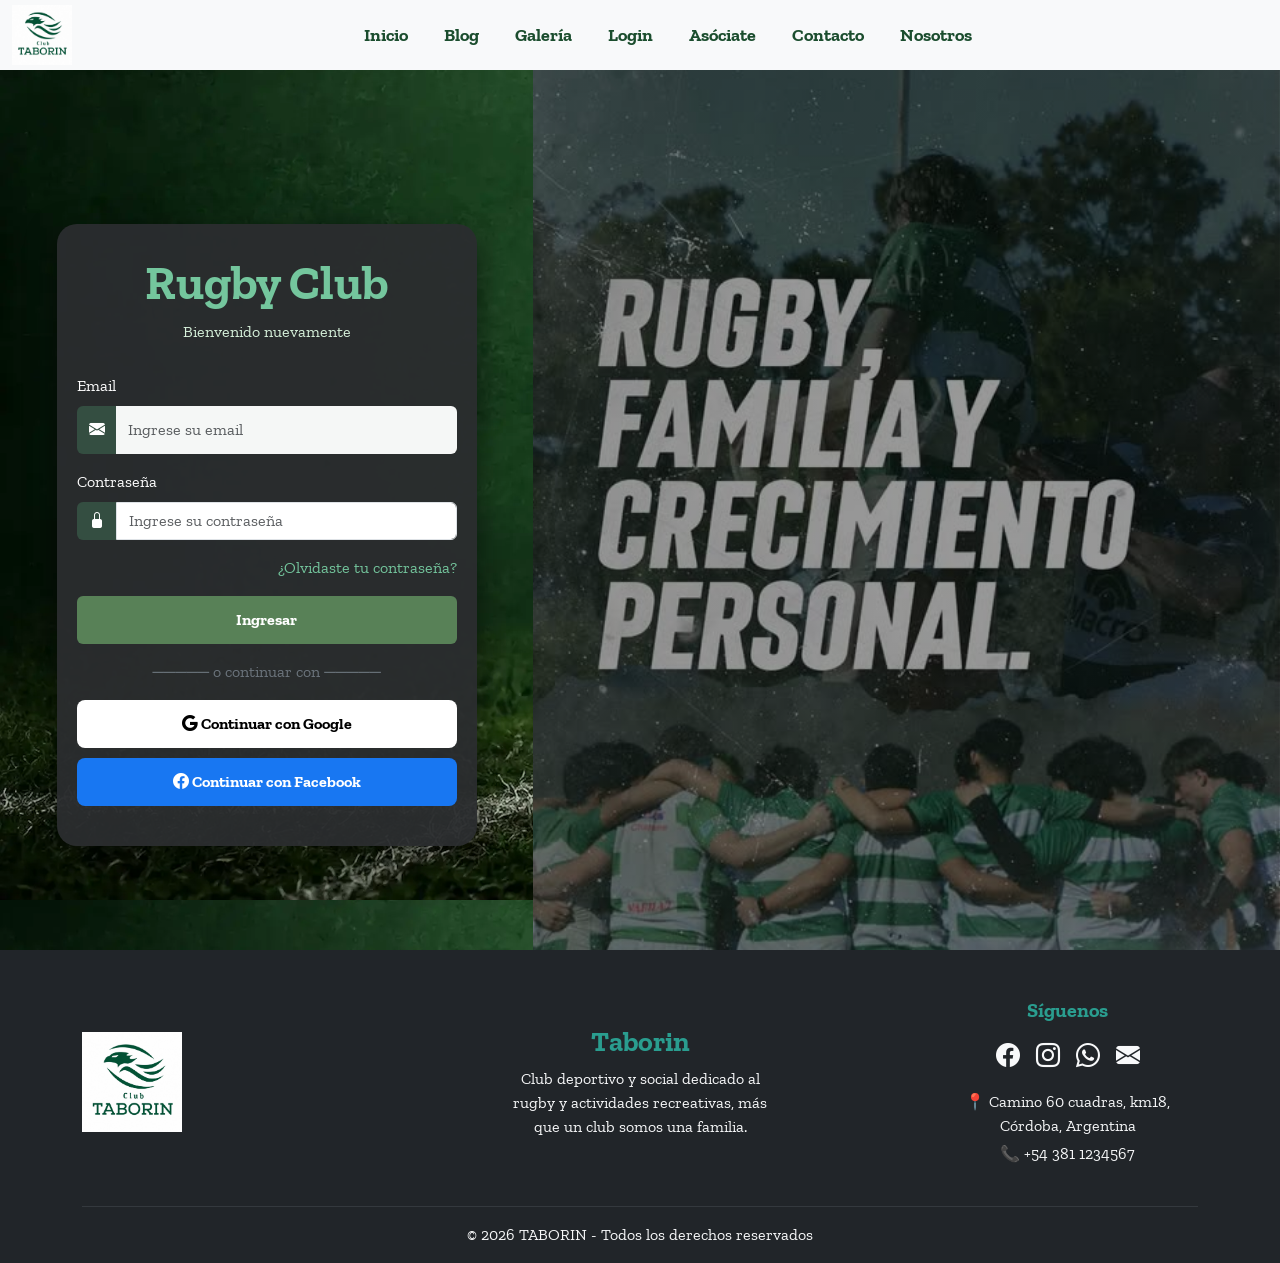
<file: pages/login.html>
<!doctype html>
<html lang="es">
  <head>
    <meta charset="utf-8" />
    <meta name="viewport" content="width=device-width, initial-scale=1" />
    <link rel="shortcut icon" href="../assets/logo.jpeg" type="image/x-jpeg" />
    <title>Club Taborin - Login</title>
    <link rel="preconnect" href="https://fonts.googleapis.com" />
    <link rel="preconnect" href="https://fonts.gstatic.com" crossorigin />
    <link
      href="https://fonts.googleapis.com/css2?family=Zilla+Slab:ital,wght@0,300;0,400;0,500;0,600;0,700;1,300;1,400;1,500;1,600;1,700&display=swap"
      rel="stylesheet"
    />
    <link
      href="https://cdn.jsdelivr.net/npm/bootstrap@5.3.8/dist/css/bootstrap.min.css"
      rel="stylesheet"
      integrity="sha384-sRIl4kxILFvY47J16cr9ZwB07vP4J8+LH7qKQnuqkuIAvNWLzeN8tE5YBujZqJLB"
      crossorigin="anonymous"
    />
    <link
      rel="stylesheet"
      href="https://cdn.jsdelivr.net/npm/bootstrap-icons@1.11.3/font/bootstrap-icons.min.css"
    />
    <link rel="stylesheet" href="../css/global.css" />
    <link rel="stylesheet" href="../css/navbar.css" />
    <link rel="stylesheet" href="../css/login.css" />
    <link rel="stylesheet" href="../css/footer.css" />
  </head>
  <body>
    <header>
      <nav class="navbar navbar-expand-lg bg-body-tertiary py-0">
        <div class="container-fluid">
          <a class="navbar-brand"
            ><img class="logonav" src="../assets/logo.jpeg" alt=""
          /></a>
          <button
            class="navbar-toggler"
            type="button"
            data-bs-toggle="collapse"
            data-bs-target="#navbarNav"
            aria-controls="navbarNav"
            aria-expanded="false"
            aria-label="Toggle navigation"
          >
            <span class="navbar-toggler-icon"></span>
          </button>
          <div
            class="collapse navbar-collapse justify-content-center"
            id="navbarNav"
          >
            <ul class="navbar-nav">
              <li class="nav-item">
                <a class="nav-link" aria-current="page" href="../index.html"
                  >Inicio</a
                >
              </li>
              <li class="nav-item">
                <a class="nav-link" aria-current="page" href="./blog.html"
                  >Blog</a
                >
              </li>
              <li class="nav-item">
                <a class="nav-link" aria-current="page" href="./galeria.html"
                  >Galería</a
                >
              </li>
              <li class="nav-item">
                <a class="nav-link" aria-current="page" href="#">Login</a>
              </li>
              <li class="nav-item">
                <a
                  class="nav-link"
                  href="#"
                  data-bs-toggle="modal"
                  data-bs-target="#registroModal"
                  >Asóciate</a
                >
              </li>
              <li class="nav-item">
                <a class="nav-link" href="./contacto.html">Contacto</a>
              </li>
              <li class="nav-item">
                <a class="nav-link" href="./nosotros.html">Nosotros</a>
              </li>
            </ul>
          </div>
        </div>
      </nav>
      <div class="modal fade" id="registroModal" tabindex="-1">
        <div class="modal-dialog modal-lg modal-dialog-centered">
          <div class="modal-content">
            <!-- HEADER -->
            <div class="modal-header">
              <h5 class="modal-title">Formulario para Asociarse</h5>

              <button
                type="button"
                class="btn-close"
                data-bs-dismiss="modal"
              ></button>
            </div>

            <!-- BODY -->
            <div class="modal-body p-4">
              <form class="needs-validation">
                <!-- NOMBRE -->
                <div class="mb-3">
                  <label class="form-label">Nombre completo</label>

                  <input type="text" class="form-control" required />
                </div>

                <!-- EMAIL -->
                <div class="mb-3">
                  <label class="form-label">Email</label>

                  <input type="email" class="form-control" required />
                </div>

                <!-- PASSWORD -->
                <div class="mb-3">
                  <label class="form-label">Contraseña</label>

                  <input
                    type="password"
                    class="form-control"
                    minlength="6"
                    required
                  />
                </div>

                <!-- TELÉFONO -->
                <div class="mb-3">
                  <label class="form-label">Teléfono</label>
                  <input type="tel" class="form-control" required />
                </div>

                <!-- CHECK -->
                <div class="form-check mb-4">
                  <input class="form-check-input" type="checkbox" required />

                  <label class="form-check-label">
                    Estoy de acuerdo con recibir notificaciones por correo
                  </label>
                </div>

                <!-- BOTONES -->
                <div class="d-flex gap-2">
                  <button
                    class="btn btn-success"
                    type="submit"
                    data-bs-dismiss="modal"
                  >
                    Registrarse
                  </button>

                  <button
                    class="btn btn-secondary"
                    type="button"
                    data-bs-dismiss="modal"
                  >
                    Cancelar
                  </button>
                </div>
              </form>
            </div>
          </div>
        </div>
      </div>
    </header>
    <main>
      <div class="container-fluid">
        <div class="row">
          <div class="col-lg-5 login-section">
            <div class="login-box">
              <h1 class="title mb-2">Rugby Club</h1>

              <p class="subtitle">Bienvenido nuevamente</p>

              <form>
                <div class="mb-3">
                  <label class="form-label"> Email </label>

                  <div class="input-group">
                    <span class="input-group-text">
                      <i class="bi bi-envelope-fill"></i>
                    </span>

                    <input
                      type="email"
                      class="form-control form-control-login"
                      placeholder="Ingrese su email"
                    />
                  </div>
                </div>

                <div class="mb-3">
                  <label class="form-label"> Contraseña </label>

                  <div class="input-group">
                    <span class="input-group-text">
                      <i class="bi bi-lock-fill"></i>
                    </span>

                    <input
                      type="password"
                      class="form-control"
                      placeholder="Ingrese su contraseña"
                    />
                  </div>
                </div>

                <div class="text-end mb-3">
                  <a
                    href="#"
                    data-bs-toggle="modal"
                    data-bs-target="#recoveryModal"
                  >
                    ¿Olvidaste tu contraseña?
                  </a>
                </div>

                <button
                  type="button"
                  class="btn btn-login w-100 text-white mb-3"
                  onclick="window.location.href = 'error.html'"
                >
                  Ingresar
                </button>
              </form>

              <div class="text-center text-secondary mb-3">
                ───── o continuar con ─────
              </div>

              <button
                class="social-btn google"
                onclick="window.location.href = 'error.html'"
              >
                <i class="bi bi-google"></i>

                Continuar con Google
              </button>

              <button
                class="social-btn facebook"
                onclick="window.location.href = 'error.html'"
              >
                <i class="bi bi-facebook"></i>

                Continuar con Facebook
              </button>
            </div>
          </div>

          <div class="col-lg-7 image-section"></div>
        </div>
      </div>

      <div class="modal fade" id="recoveryModal" tabindex="-1">
        <div class="modal-dialog modal-dialog-centered">
          <div class="modal-content">
            <div class="modal-header">
              <h5 class="modal-title">Recuperar Contraseña</h5>

              <button
                type="button"
                class="btn-close"
                data-bs-dismiss="modal"
              ></button>
            </div>

            <div class="modal-body">
              <p>Para recuperar tu contraseña sigue estos pasos:</p>

              <ol>
                <li>Ingresa el email asociado a tu cuenta.</li>

                <li>Revisa tu bandeja de entrada.</li>

                <li>Haz clic en el enlace enviado.</li>

                <li>Crea una nueva contraseña.</li>
              </ol>

              <p class="text-secondary">
                Si no encuentras el correo revisa la carpeta spam.
              </p>
            </div>

            <div class="modal-footer">
              <button
                type="button"
                class="btn btn-success"
                data-bs-dismiss="modal"
              >
                Entendido
              </button>
            </div>
          </div>
        </div>
      </div>
    </main>
    <footer class="bg-dark text-light pt-5 pb-3">
      <div class="container">
        <div
          class="row align-items-center text-center text-md-start justify-content-md-between"
        >
          <!-- PRIMER COLUMNA - LOGO -->
          <div
            class="col-12 col-md-3 mb-4 d-flex justify-content-center justify-content-md-start"
          >
            <a href="#" class="logofoot">
              <img
                class="img-fluid"
                src="../assets/logo.jpeg"
                alt="Logo Club Taborin"
              />
            </a>
          </div>

          <!-- SEGUNDA COLUMNA - TEXTO -->
          <div class="col-12 col-md-3 mb-4 text-md-center">
            <h3 class="fw-bold">Taborin</h3>

            <p class="mb-0">
              Club deportivo y social dedicado al rugby y actividades
              recreativas, más que un club somos una familia.
            </p>
          </div>

          <!-- TERCERA COLUMNA - REDES -->
          <div class="col-12 col-md-3 mb-4 text-center text-md-center">
            <h5 class="fw-bold">Síguenos</h5>

            <div
              class="d-flex justify-content-center justify-content-md-center gap-3 mt-3"
            >
              <a
                href="https://www.facebook.com/people/Club-Taborin-Oficial/100063614259091/"
                target="_blank"
                class="text-light fs-4"
                aria-label="Facebook"
              >
                <i class="bi bi-facebook"></i>
              </a>

              <a
                href="https://www.instagram.com/clubtaborinoficial/"
                target="_blank"
                class="text-light fs-4"
                aria-label="Instagram"
              >
                <i class="bi bi-instagram"></i>
              </a>

              <a
                href="../pages/error.html"
                class="text-light fs-4"
                aria-label="WhatsApp"
              >
                <i class="bi bi-whatsapp"></i>
              </a>

              <a
                href="mailto:clubtaborin@gmail.com"
                class="text-light fs-4"
                aria-label="Email"
              >
                <i class="bi bi-envelope-fill"></i>
              </a>
            </div>

            <div class="mt-3">
              <p class="mb-1">📍 Camino 60 cuadras, km18, Córdoba, Argentina</p>

              <p class="mb-0">📞 +54 381 1234567</p>
            </div>
          </div>
        </div>

        <hr class="border-secondary" />

        <div class="text-center">
          <p class="mb-0">© 2026 TABORIN - Todos los derechos reservados</p>
        </div>
      </div>
    </footer>
    <script
      src="https://cdn.jsdelivr.net/npm/bootstrap@5.3.8/dist/js/bootstrap.bundle.min.js"
      integrity="sha384-FKyoEForCGlyvwx9Hj09JcYn3nv7wiPVlz7YYwJrWVcXK/BmnVDxM+D2scQbITxI"
      crossorigin="anonymous"
    ></script>
  </body>
</html>
</file>
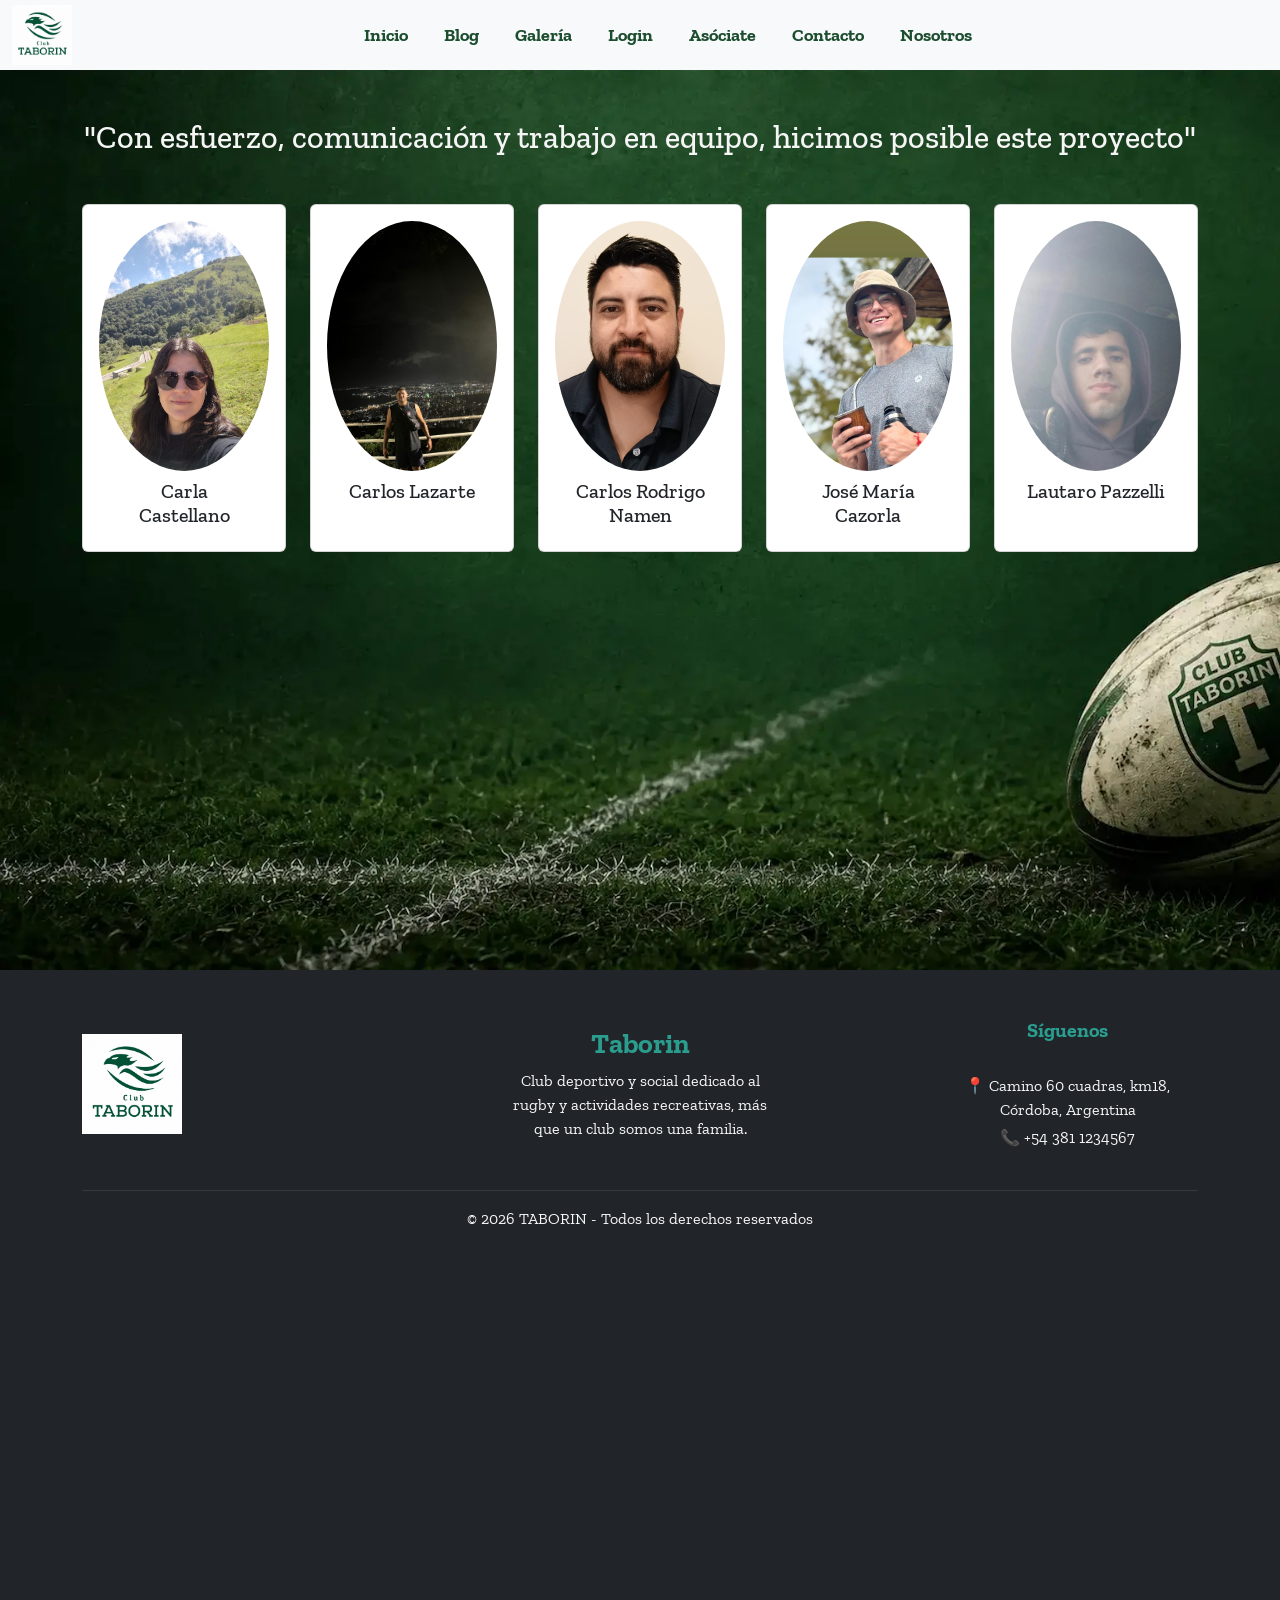
<file: pages/nosotros.html>
<!doctype html>
<html lang="es">
  <head>
    <meta charset="utf-8" />
    <meta name="viewport" content="width=device-width, initial-scale=1" />
    <link rel="shortcut icon" href="../assets/logo.jpeg" type="image/x-jpeg" />
    <title>Club Taborin - Nosotros</title>
    <link rel="preconnect" href="https://fonts.googleapis.com" />
    <link rel="preconnect" href="https://fonts.gstatic.com" crossorigin />
    <link
      href="https://fonts.googleapis.com/css2?family=Zilla+Slab:ital,wght@0,300;0,400;0,500;0,600;0,700;1,300;1,400;1,500;1,600;1,700&display=swap"
      rel="stylesheet"
    />
    <link
      href="https://cdn.jsdelivr.net/npm/bootstrap@5.3.8/dist/css/bootstrap.min.css"
      rel="stylesheet"
      integrity="sha384-sRIl4kxILFvY47J16cr9ZwB07vP4J8+LH7qKQnuqkuIAvNWLzeN8tE5YBujZqJLB"
      crossorigin="anonymous"
    />
    <link rel="stylesheet" href="../css/global.css" />
    <link rel="stylesheet" href="../css/navbar.css" />
    <link rel="stylesheet" href="../css/nosotros.css" />
    <link rel="stylesheet" href="../css/footer.css" />
  </head>
  <body>
    <header>
      <nav class="navbar navbar-expand-lg bg-body-tertiary py-0">
        <div class="container-fluid">
          <a class="navbar-brand"
            ><img class="logonav" src="../assets/logo.jpeg" alt=""
          /></a>
          <button
            class="navbar-toggler"
            type="button"
            data-bs-toggle="collapse"
            data-bs-target="#navbarNav"
            aria-controls="navbarNav"
            aria-expanded="false"
            aria-label="Toggle navigation"
          >
            <span class="navbar-toggler-icon"></span>
          </button>
          <div
            class="collapse navbar-collapse justify-content-center"
            id="navbarNav"
          >
            <ul class="navbar-nav">
              <li class="nav-item">
                <a class="nav-link" aria-current="page" href="../index.html"
                  >Inicio</a
                >
              </li>
              <li class="nav-item">
                <a class="nav-link" aria-current="page" href="./blog.html"
                  >Blog</a
                >
              </li>
              <li class="nav-item">
                <a class="nav-link" aria-current="page" href="./galeria.html"
                  >Galería</a
                >
              </li>
              <li class="nav-item">
                <a class="nav-link" aria-current="page" href="./login.html"
                  >Login</a
                >
              </li>
              <li class="nav-item">
                <a
                  class="nav-link"
                  href="#"
                  data-bs-toggle="modal"
                  data-bs-target="#registroModal"
                  >Asóciate</a
                >
              </li>
              <li class="nav-item">
                <a class="nav-link" href="./contacto.html">Contacto</a>
              </li>
              <li class="nav-item">
                <a class="nav-link" href="#">Nosotros</a>
              </li>
            </ul>
          </div>
        </div>
      </nav>

      <div class="modal fade" id="registroModal" tabindex="-1">
        <div class="modal-dialog modal-lg modal-dialog-centered">
          <div class="modal-content">
            <!-- HEADER -->
            <div class="modal-header">
              <h5 class="modal-title">Formulario para Asociarse</h5>

              <button
                type="button"
                class="btn-close"
                data-bs-dismiss="modal"
              ></button>
            </div>

            <!-- BODY -->
            <div class="modal-body p-4">
              <form class="needs-validation">
                <!-- NOMBRE -->
                <div class="mb-3">
                  <label class="form-label">Nombre completo</label>

                  <input type="text" class="form-control" required />
                </div>

                <!-- EMAIL -->
                <div class="mb-3">
                  <label class="form-label">Email</label>

                  <input type="email" class="form-control" required />
                </div>

                <!-- PASSWORD -->
                <div class="mb-3">
                  <label class="form-label">Contraseña</label>

                  <input
                    type="password"
                    class="form-control"
                    minlength="6"
                    required
                  />
                </div>

                <!-- TELÉFONO -->
                <div class="mb-3">
                  <label class="form-label">Teléfono</label>
                  <input type="tel" class="form-control" required />
                </div>

                <!-- CHECK -->
                <div class="form-check mb-4">
                  <input class="form-check-input" type="checkbox" required />

                  <label class="form-check-label">
                    Estoy de acuerdo con recibir notificaciones por correo
                  </label>
                </div>

                <!-- BOTONES -->
                <div class="d-flex gap-2">
                  <button
                    class="btn btn-success"
                    type="submit"
                    data-bs-dismiss="modal"
                  >
                    Registrarse
                  </button>

                  <button
                    class="btn btn-secondary"
                    type="button"
                    data-bs-dismiss="modal"
                  >
                    Cancelar
                  </button>
                </div>
              </form>
            </div>
          </div>
        </div>
      </div>
    </header>
<main>
  <section class="container py-5">
    
    <h2 class="text-center mb-5">"Con esfuerzo, comunicación y trabajo en equipo, hicimos posible este proyecto"</h2>

    <div class="row g-4 justify-content-center row-cols-1 row-cols-sm-2 row-cols-md-3 row-cols-xl-5">

      <!-- CARD 1 -->
      <div class="col">
        <div class="card h-100 text-center">
          <div class="card-body">
          <img src="../assets/Carla.jpeg" id="cardnosotros" class="card-img-bottom rounded-circle mx-auto d-block perfil-img" alt="Integrante 1">

          <div class="card-footer bg-white border-0">
            <h5 class="mb-0">Carla Castellano</h5>
          </div>
         </div>
        </div>
      </div>

      <!-- CARD 2 -->
      <div class="col">
        <div class="card h-100 text-center">

          <div class="card-body">
          <img src="../assets/Carlos Lazarte.jpeg" id="cardnosotros" class="card-img-bottom rounded-circle mx-auto d-block perfil-img" alt="Integrante 2">

          <div class="card-footer bg-white border-0">
            <h5 class="mb-0">Carlos Lazarte</h5>
          </div>
          </div>
        </div>
      </div>

      <!-- CARD 3 -->
      <div class="col">
        <div class="card h-100 text-center">

          <div class="card-body">

          <img src="../assets/Carlos Namen.jpeg" id="cardnosotros" class="card-img-bottom rounded-circle mx-auto d-block perfil-img" alt="Integrante 3">

          <div class="card-footer bg-white border-0">
            <h5 class="mb-0">Carlos Rodrigo Namen</h5>
          </div>
          </div>
        </div>
      </div>

      <!-- CARD 4 -->
      <div class="col">
        <div class="card h-100 text-center">

          <div class="card-body">
          <img src="../assets/Jose.jpeg" id="cardnosotros" class="card-img-bottom rounded-circle mx-auto d-block perfil-img" alt="Integrante 4">
          <div class="card-footer bg-white border-0">
            <h5 class="mb-0">José María Cazorla</h5>
          </div>
         </div>
        </div>
      </div>

      <!-- CARD 5 -->
      <div class="col">
        <div class="card h-100 text-center">

          <div class="card-body">
          <img src="../assets/Lautaro.jpeg" id="cardnosotros" class="card-img-bottom rounded-circle mx-auto d-block perfil-img" alt="Integrante 5">
          <div class="card-footer bg-white border-0">
            <h5 class="mb-0">Lautaro Pazzelli</h5>
          </div>
        </div>
        </div>
      </div>

    </div>
  </section>
</main>
    <footer class="bg-dark text-light pt-5 pb-3">
      <div class="container">
        <div
          class="row align-items-center text-center text-md-start justify-content-md-between"
        >
          <!-- PRIMER COLUMNA - LOGO -->
          <div
            class="col-12 col-md-3 mb-4 d-flex justify-content-center justify-content-md-start"
          >
            <a href="#" class="logofoot">
              <img
                class="img-fluid"
                src="../assets/logo.jpeg"
                alt="Logo Club Taborin"
              />
            </a>
          </div>

          <!-- SEGUNDA COLUMNA - TEXTO -->
          <div class="col-12 col-md-3 mb-4 text-md-center">
            <h3 class="fw-bold">Taborin</h3>

            <p class="mb-0">
              Club deportivo y social dedicado al rugby y actividades
              recreativas, más que un club somos una familia.
            </p>
          </div>

          <!-- TERCERA COLUMNA - REDES -->
          <div class="col-12 col-md-3 mb-4 text-center text-md-center">
            <h5 class="fw-bold">Síguenos</h5>

            <div
              class="d-flex justify-content-center justify-content-md-center gap-3 mt-3"
            >
              <a
                href="https://www.facebook.com/people/Club-Taborin-Oficial/100063614259091/"
                target="_blank"
                class="text-light fs-4"
                aria-label="Facebook"
              >
                <i class="bi bi-facebook"></i>
              </a>

              <a
                href="https://www.instagram.com/clubtaborinoficial/"
                target="_blank"
                class="text-light fs-4"
                aria-label="Instagram"
              >
                <i class="bi bi-instagram"></i>
              </a>

              <a
                href="../pages/error.html"
                class="text-light fs-4"
                aria-label="WhatsApp"
              >
                <i class="bi bi-whatsapp"></i>
              </a>

              <a
                href="mailto:clubtaborin@gmail.com"
                class="text-light fs-4"
                aria-label="Email"
              >
                <i class="bi bi-envelope-fill"></i>
              </a>
            </div>

            <div class="mt-3">
              <p class="mb-1">📍 Camino 60 cuadras, km18, Córdoba, Argentina</p>

              <p class="mb-0">📞 +54 381 1234567</p>
            </div>
          </div>
        </div>

        <hr class="border-secondary" />

        <div class="text-center">
          <p class="mb-0">© 2026 TABORIN - Todos los derechos reservados</p>
        </div>
      </div>
 </main>
    <footer></footer>
    <script
      src="https://cdn.jsdelivr.net/npm/bootstrap@5.3.8/dist/js/bootstrap.bundle.min.js"
      integrity="sha384-FKyoEForCGlyvwx9Hj09JcYn3nv7wiPVlz7YYwJrWVcXK/BmnVDxM+D2scQbITxI"
      crossorigin="anonymous"
    ></script>
  </body>
</html>
</file>
<file: css/global.css>
:root {
  --color-principal: #1b4d2e;
  --color-secundario: #f5f5f5;
  --color-detalles: #000000;
  --fuente-club: "Zilla Slab", serif;
}
* {
  margin: 0;
  padding: 0;
  box-sizing: border-box;
}
body {
  background-image: url(../assets/fondo-error.webp);
  background-size: cover;
  font-family: var(--fuente-club);
}
h1,
h2,
h3 {
  font-family: var(--fuente-club);
  color: var(--color-secundario);
}
h1 {
  font-size: 3rem;
}
</file>
<file: css/navbar.css>
:root {
  --color-principal: #1b4d2e;
  --color-secundario: #f5f5f5;
  --color-detalles: #000000;
  --fuente-club: "Zilla Slab", serif;
}
* {
  margin: 0;
  padding: 0;
  box-sizing: border-box;
}
body {
  background-color: var(--color-principal);
}
h1,
h2,
h3 {
  font-family: var(--fuente-club);
  color: var(--color-secundario);
}
.nav-link {
  color: var(--color-principal);
  font-weight: bold;
  font-family: var(--fuente-club);
  font-size: 18px;
  margin-right: 20px;
}
.logonav {
  margin: 0px;
  width: 60px;
  padding: 0px;
}
.navbar {
  position: sticky;
  top: 0;
  width: 100%;
  z-index: 999;
}
</file>
<file: css/footer.css>
footer a {
  text-decoration: none;
  transition: 0.3s;
  padding: 0;
  margin: 0;
}

footer a:hover {
  color: #2a9d8f !important;
}

footer h3,
footer h5 {
  color: #2a9d8f;
}

html,
body {
  height: 100%;
  margin: 0;
}

body {
  display: flex;
  flex-direction: column;
  min-height: 100vh;
}

main {
  flex: 1;
}

footer a {
  text-decoration: none;
  transition: 0.3s;
  padding: 0;
  margin: 0;
}

footer a:hover {
  color: #2a9d8f !important;
}

footer h3,
footer h5 {
  color: #2a9d8f;
}

html,
body {
  height: 100%;
  margin: 0;
}

.logofoot {
  max-width: 100px;
  width: 50%;
  height: auto;
}
</file>
<file: css/principal.css>
:root {
  --color-principal: #1b4d2e;
  --color-secundario: #f5f5f5;
  --color-detalles: #000000;
  --fuente-club: "Zilla Slab", serif;
}

/* CAROUSEL */
.carousel-inner {
  width: 100%;
}

.carousel-item img {
  width: 100% !important;
  height: auto !important;
  display: block !important;
}

.carousel-indicators [data-bs-target] {
  width: 10px;
  height: 10px;
  border-radius: 50%;
  background-color: rgba(255,255,255,0.5);
  border: none;
}

.carousel-indicators .active {
  background-color: #d4a017 !important;
  transform: scale(1.3);
}

/* MAIN */
.main-wrapper {
  background-color: var(--color-secundario);
  padding: 50px 0 70px;
}

/* POST CARD */
.post-card {
  background: #fff !important;
  border-radius: 10px;
  overflow: hidden;
  box-shadow: 0 4px 20px rgba(0,0,0,0.08);
  margin-bottom: 28px;
  display: flex !important;
  transition: transform 0.3s, box-shadow 0.3s;
}

.post-card:hover {
  transform: translateY(-4px);
  box-shadow: 0 10px 30px rgba(0,0,0,0.13);
}

.post-card-img {
  width: 240px !important;
  min-height: 200px !important;
  max-height: 250px !important;
  object-fit: cover !important;
  flex-shrink: 0 !important;
  display: block !important;
}

.post-card-body {
  padding: 20px 24px !important;
  display: flex !important;
  flex-direction: column !important;
}

.post-card-body h3 {
  font-family: var(--fuente-club);
  font-size: 1.2rem !important;
  color: var(--color-principal) !important;
  margin-bottom: 8px;
}

.post-card-body p {
  font-size: 0.9rem;
  color: #555 !important;
  flex: 1;
  margin-bottom: 16px;
}

.post-cat {
  display: inline-block;
  background: #e0f0e8;
  color: var(--color-principal);
  font-size: 0.7rem;
  font-weight: 700;
  letter-spacing: 0.1em;
  text-transform: uppercase;
  padding: 3px 10px;
  border-radius: 20px;
  margin-bottom: 4px;
}

.post-date {
  font-size: 0.78rem;
  color: #888;
  margin-bottom: 8px;
}

.btn-ver-mas {
  align-self: flex-start;
  background-color: var(--color-principal) !important;
  color: #fff !important;
  border: none;
  border-radius: 25px;
  padding: 8px 20px;
  font-size: 0.82rem;
  text-decoration: none;
  transition: background 0.2s;
}

.btn-ver-mas:hover {
  background-color: #2d6a4f !important;
  color: #fff !important;
}

/* PAGINACIÓN */
.pagination .page-link {
  color: var(--color-principal) !important;
  border-color: #ccc;
}

.pagination .page-item.active .page-link {
  background-color: var(--color-principal) !important;
  border-color: var(--color-principal) !important;
  color: #fff !important;
}

/* SIDEBAR */
.sidebar-widget {
  background: #fff !important;
  border-radius: 10px;
  padding: 22px;
  margin-bottom: 24px;
  box-shadow: 0 4px 20px rgba(0,0,0,0.07);
}

.widget-title {
  font-family: var(--fuente-club);
  font-size: 1.1rem;
  color: var(--color-principal) !important;
  border-bottom: 2px solid #d0e8da;
  padding-bottom: 10px;
  margin-bottom: 14px;
}

.category-list {
  list-style: none;
  padding: 0;
  margin: 0;
}

.category-list li a {
  display: flex !important;
  justify-content: space-between;
  align-items: center;
  padding: 8px 12px;
  background: #f5f5f5;
  border-radius: 8px;
  text-decoration: none;
  color: #333 !important;
  font-size: 0.88rem;
  margin-bottom: 6px;
  border: 1px solid transparent;
  transition: background 0.2s, border-color 0.2s;
}

.category-list li a:hover {
  background: #e0f0e8;
  border-color: #52b788;
  color: var(--color-principal) !important;
}

.cat-count {
  background: #52b788;
  color: #fff;
  font-size: 0.7rem;
  font-weight: 700;
  padding: 2px 8px;
  border-radius: 12px;
}

/* PUBLICIDAD */
.ad-widget {
  background: linear-gradient(135deg, var(--color-principal), #2d6a4f) !important;
  border-radius: 10px;
  padding: 28px 20px;
  text-align: center;
  color: #fff;
}

.ad-badge {
  display: inline-block;
  background: #d4a017;
  color: var(--color-principal);
  font-size: 0.65rem;
  font-weight: 700;
  letter-spacing: 0.12em;
  text-transform: uppercase;
  padding: 3px 10px;
  border-radius: 20px;
  margin-bottom: 12px;
}

.ad-widget h4 {
  font-family: var(--fuente-club);
  font-size: 1.1rem;
  color: #fff !important;
  margin-bottom: 8px;
}

.ad-widget p {
  font-size: 0.85rem;
  opacity: 0.85;
  margin-bottom: 16px;
  color: #fff !important;
}

.btn-ad {
  display: inline-block;
  background: #d4a017;
  color: var(--color-principal) !important;
  font-weight: 700;
  font-size: 0.82rem;
  padding: 9px 22px;
  border-radius: 25px;
  text-decoration: none;
  transition: background 0.2s;
}

.btn-ad:hover {
  background: #e6b520;
}

/* RESPONSIVE MÓVIL */
@media (max-width: 768px) {
  .post-card {
    flex-direction: column !important;
  }

  .post-card-img {
    width: 100% !important;
    max-height: 200px !important;
  }

  .ad-widget {
    display: none !important;
  }
}
</file>
<file: css/blog.css>
#carouselclub {
  height: 100vh;
}

#carouselclub .carousel-inner,
#carouselclub .carousel-item {
  height: 100%;
}

#carouselclub img {
  height: 100%;
  width: 100%;
  object-fit: cover;
}

/* Overlay */
#carouselclub .carousel-item::before {
  content: "";
  position: absolute;
  inset: 0;
  background: rgba(0,0,0,0.4);
}

/* Texto */
#carouselclub .carousel-caption {
  z-index: 2;
  bottom: 20%;
}

/* Desktop */
#carouselclub h3 {
  font-size: 3rem;
}

#carouselclub p {
  font-size: 1.2rem;
}

/* TABLET */
@media (max-width: 992px) {
  #carouselclub h3 {
    font-size: 2.2rem;
  }

  #carouselclub p {
    font-size: 1rem;
  }
}

/* CELULAR */
@media (max-width: 576px) {

  #carouselclub {
    height: 70vh;
  }

  #carouselclub h3 {
    font-size: 1.5rem;
  }

  #carouselclub p {
    font-size: 0.9rem;
  }

  #carouselclub .carousel-caption {
    bottom: 10%;
  }
}
/*Tipografia y color texto */
.noticia-blog{
    color: white;
    text-shadow: 2px 2px 5px black;
}
</file>
<file: css/contacto.css>
:root {
  --color-principal: #1b4d2e;
  --color-secundario: #f5f5f5;
  --color-detalles: #000000;
  --fuente-club: "Zilla Slab", serif;
}
textarea {
  height: 20vh;
}
.boton {
  background-color: var(--color-secundario);
  color: var(--color-principal);
  border: 2px solid transparent;
  transition: all 0.2s ease;
}
.boton:hover {
  background-color: var(--color-secundario);
  color: var(--color-detalles);
  border: 2px solid var(--color-principal);
}
.boton:active {
  transform: scale(0.95);
  background-color: var(--color-secundario);
}

.formulario,
.card-mapa {
  background: rgba(43, 45, 47, 0.2);
  border-radius: 20px;
  box-shadow: 0 10px 30px rgba(0, 0, 0, 0.9);
}
.formulario {
  label {
    color: var(--color-secundario);
  }
}
.input-contacto:focus {
  border-color: var(--color-detalles);
  box-shadow: 0 0 0 0.25rem rgba(40, 167, 69, 0.25); /* Cambia el color del brillo/resplandor */
}
#alerta {
  position: fixed;
  top: 100px;
  left: 50%;
  transform: translateX(-50%);
  z-index: 998;
  width: 90%;
  max-width: 500px;
}
iframe {
  width: 100%;
}
</file>
<file: css/galeria.css>
:root {
  --color-principal: #1b4d2e;
  --color-secundario: #f5f5f5;
  --color-detalles: #000000;
  --fuente-club: "Zilla Slab", serif;
}
.titulo-galeria {
  font-size: 3rem;
}

.img-galeria {
  width: 100%;
  height: 250px;
  object-fit: cover;
  cursor: pointer;
  transition: transform 0.4s ease;
}
.img-galeria:hover {
  transform: scale(1.1);
}
</file>
<file: css/login.css>
:root {
  --color-principal: #1b4d2e;
  --color-secundario: #f5f5f5;
  --color-detalles: #000000;
  --fuente-club: "Zilla Slab", serif;
}
* {
  margin: 0;
  padding: 0;
  box-sizing: border-box;
}

body {
  font-family: "Zilla Slab", serif;
  overflow-x: hidden;
}

.login-container {
  min-height: calc(100vh - 76px);
  padding: 0px;
}

/*  LOGIN */

.login-section {
  display: flex;
  justify-content: center;
  align-items: center;
  min-height: calc(100vh - 70px);
  padding: 0;
  margin-top: 50px;
}
.login-row {
  margin: 0;
}

.login-box {
  width: 100%;
  max-width: 420px;

  background: rgba(43, 45, 47, 0.95);

  padding: 30px 20px;

  border-radius: 20px;

  box-shadow: 0 10px 30px rgba(0, 0, 0, 0.5);

  color: white;
}

.title {
  color: #74c69d;
  font-weight: bold;
  text-align: center;
}

.subtitle {
  text-align: center;
  color: #d8f3dc;
  margin-bottom: 30px;
}

.form-control-login {
  background: #f5f7f6;
  border: none;
  color: white;
  padding: 12px;
}

.form-control-login:focus {
  background: #f9fcfa;
  color: rgb(8, 0, 0);

  border: 1px solid #74c69d;

  box-shadow: none;
}

.input-group-text {
  background: #344e41;
  border: none;
  color: white;
}

/* BUTTON LOGIN */

.btn-login {
  background: #588157;
  border: none;
  padding: 12px;
  font-weight: bold;
  transition: 0.3s;
}

.btn-login:hover {
  background: #74c69d;
}

/* GOOGLE Y FACEBOOK */

.social-btn {
  border: none;
  padding: 12px;
  width: 100%;
  border-radius: 8px;
  margin-bottom: 10px;
  font-weight: bold;
  transition: 0.3s;
}

.google {
  background: white;
  color: black;
}

.google:hover {
  background: #e9e9e9;
}

.facebook {
  background: #1877f2;
  color: white;
}

.facebook:hover {
  background: #0f5fcc;
}

/* LINK */

a {
  color: #74c69d;
  text-decoration: none;
}

a:hover {
  color: #95d5b2;
}

/* IMAGEN DERECHA */

.image-section {
  background:
    linear-gradient(rgba(0, 0, 0, 0.4), rgba(0, 0, 0, 0.4)),
    url("../assets/639594887_18340637302209630_7391160458713445399_n.jpg");

  background-size: cover;
  background-position: center;
  padding: 0;
  min-height: calc(100vh - 70px);
}

/* MODAL */

.content-modal {
  background: #2b2d2f;
  color: white;
  border-radius: 15px;
}

.header-modal {
  border-bottom: 1px solid #444;
}

.footer-modal {
  border-top: 1px solid #444;
}

.btn-close {
  filter: invert(1);
}

/* RESPONSIVE */

@media (max-width: 576px) {
  .login-card {
    padding: 30px 20px;
  }

  .title {
    font-size: 1.7rem;
  }

  .logo {
    width: 90px;
    height: 90px;
  }
}

@media (max-width: 991px) {
  .image-section {
    display: none;
  }

  .login-box {
    margin: auto;
  }
}

@media (max-width: 991px) {
  .image-section {
    display: none;
  }

  .login-section {
    background:
      linear-gradient(rgba(0, 0, 0, 0.6), rgba(0, 0, 0, 0.6)),
      url("../assets/639594887_18340637302209630_7391160458713445399_n.jpg");

    background-size: cover;
    background-position: center;
  }
}
</file>
<file: css/nosotros.css>
:root {
  --color-principal: #1b4d2e;
  --color-secundario: #f5f5f5;
  --color-detalles: #000000;
  --fuente-club: "Zilla Slab", serif;
}
* {
  margin: 0;
  padding: 0;
  box-sizing: border-box;
}
main {
  background-image: url(../assets/fondo-error.webp);
  background-size: cover;
}
h1,
h2,
h3{
  font-family: var(--fuente-club);
  color: var(--color-secundario);
}
p{
  font-family: var(--fuente-club);
}
h1 {
  font-size: 3rem;
}
.container{
  min-height: 100vh;
}
#cardnosotros{
  height: 250px;
  object-fit: cover;
  transition: transform 0.3s ease, box-shadow 0.3s ease;
}
#cardnosotros:hover{
  transform: scale(1.05);
  z-index: 10;
  box-shadow: 0 10px 20px rgba(0, 0, 0, 0.3);
}
@media(max-width: 580px){
  h5{
    font-size: 35px;
  }
  
.perfil-img{
  width: 180px;
  height: 180px;
  object-fit: cover;
  border: 4px solid #ffffff;
}
}
</file>
